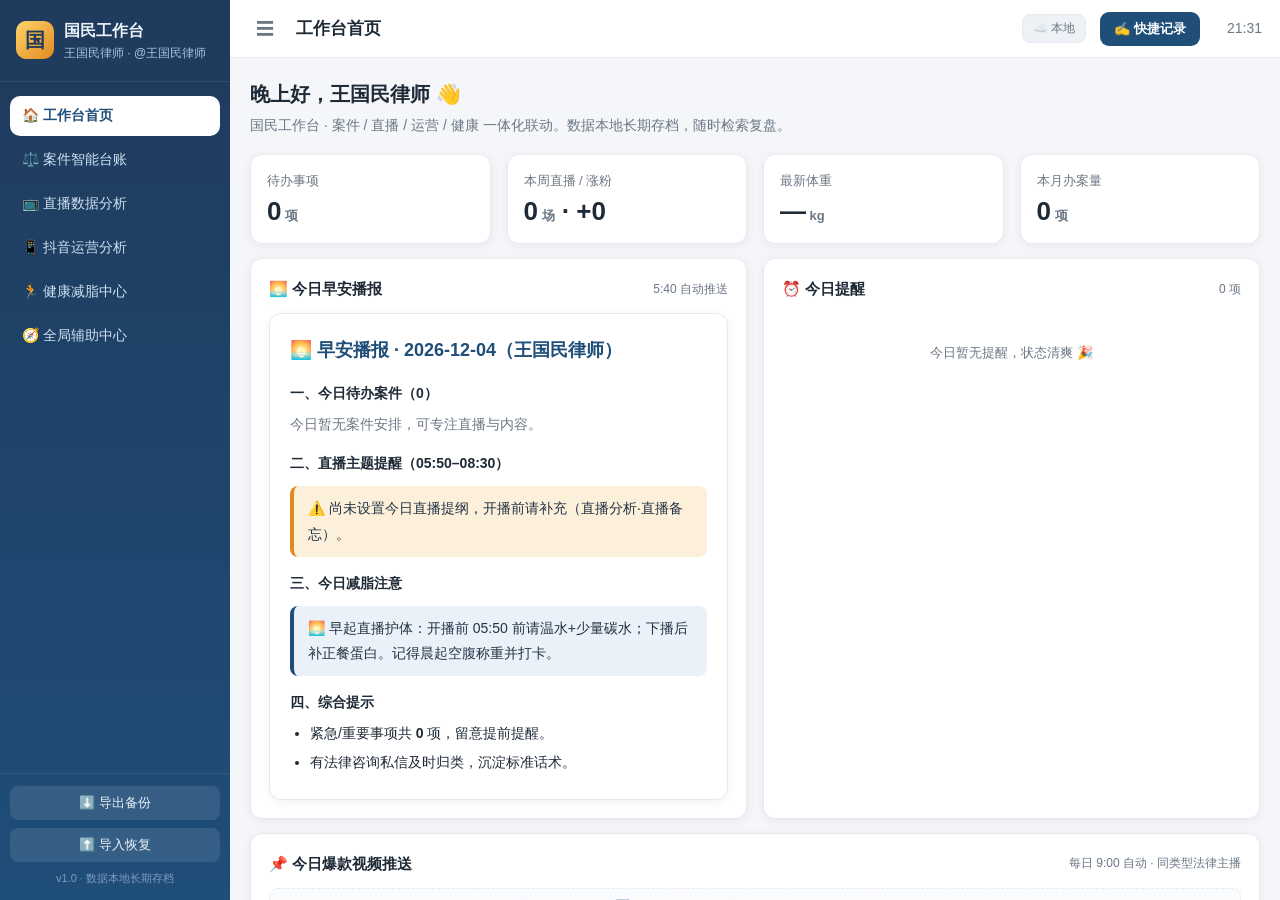
<file: index.html>
<!DOCTYPE html>
<html lang="zh-CN">
<head>
  <meta charset="UTF-8" />
  <meta name="viewport" content="width=device-width, initial-scale=1.0" />
  <meta name="theme-color" content="#1f4e79" />
  <link rel="manifest" href="manifest.json" />
  <link rel="apple-touch-icon" href="icon-192.png" />
  <meta name="apple-mobile-web-app-capable" content="yes" />
  <meta name="apple-mobile-web-app-status-bar-style" content="default" />
  <meta name="apple-mobile-web-app-title" content="国民工作台" />
  <title>国民工作台 · 王国民律师专属AI工作台</title>
  <link rel="stylesheet" href="css/style.css?v=28" />
</head>
<body>
  <div id="app">
    <!-- 侧边导航 -->
    <aside class="sidebar" id="sidebar">
      <div class="brand">
        <div class="brand-logo">国</div>
        <div class="brand-text">
          <div class="brand-name">国民工作台</div>
          <div class="brand-sub" id="brandAccount">王国民律师</div>
        </div>
      </div>
      <nav class="nav" id="nav">
        <button class="nav-item active" data-module="home">🏠 工作台首页</button>
        <button class="nav-item" data-module="cases">⚖️ 案件智能台账</button>
        <button class="nav-item" data-module="live">📺 直播数据分析</button>
        <button class="nav-item" data-module="douyin">📱 抖音运营分析</button>
        <button class="nav-item" data-module="health">🏃 健康减脂中心</button>
        <button class="nav-item" data-module="global">🧭 全局辅助中心</button>
      </nav>
      <div class="sidebar-foot">
        <button class="ghost-btn" id="btnExport">⬇ 导出备份</button>
        <button class="ghost-btn" id="btnImport">⬆ 导入恢复</button>
        <input type="file" id="importFile" accept="application/json" hidden />
        <div class="ver">v1.0 · 数据本地长期存档</div>
      </div>
    </aside>

    <!-- 主区域 -->
    <div class="main">
      <header class="topbar">
        <button class="icon-btn" id="toggleSidebar" title="收起/展开导航">☰</button>
        <div class="topbar-title" id="topbarTitle">工作台首页</div>
        <div class="topbar-right">
          <button class="sync-indicator" id="syncInd" title="云端同步状态">☁ 本地</button>
          <button class="quick-memo" id="btnQuickMemo" title="一句话快速记录">✍ 快捷记录</button>
          <div class="clock" id="clock">--:--</div>
        </div>
      </header>
      <main class="content" id="content"><!-- 模块内容由 JS 渲染 --></main>
    </div>
  </div>

  <!-- 弹窗根 -->
  <div class="modal-mask" id="modalMask" hidden>
    <div class="modal" id="modal">
      <div class="modal-head"><span id="modalTitle">标题</span><button class="modal-close" id="modalClose">✕</button></div>
      <div class="modal-body" id="modalBody"></div>
    </div>
  </div>

  <!-- 提示根 -->
  <div class="toast-wrap" id="toastWrap"></div>

  <!-- 脚本（经典脚本，可直接双击打开 /workspace/index.html 使用） -->
  <script src="js/store.js"></script>
  <script src="js/ui.js"></script>
  <script src="js/sync.js"></script>
  <script src="js/reminders.js"></script>
  <script src="js/modules/cases.js"></script>
  <script src="js/modules/live.js"></script>
  <script src="js/modules/douyin.js"></script>
  <script src="js/modules/health.js"></script>
  <script src="js/modules/global.js"></script>
  <script src="js/app.js"></script>
  <script>
    if ('serviceWorker' in navigator) {
      window.addEventListener('load', function () {
        navigator.serviceWorker.register('sw.js').catch(function (e) { console.warn('SW reg failed:', e); });
      });
    }
  </script>
</body>
</html>
</file>
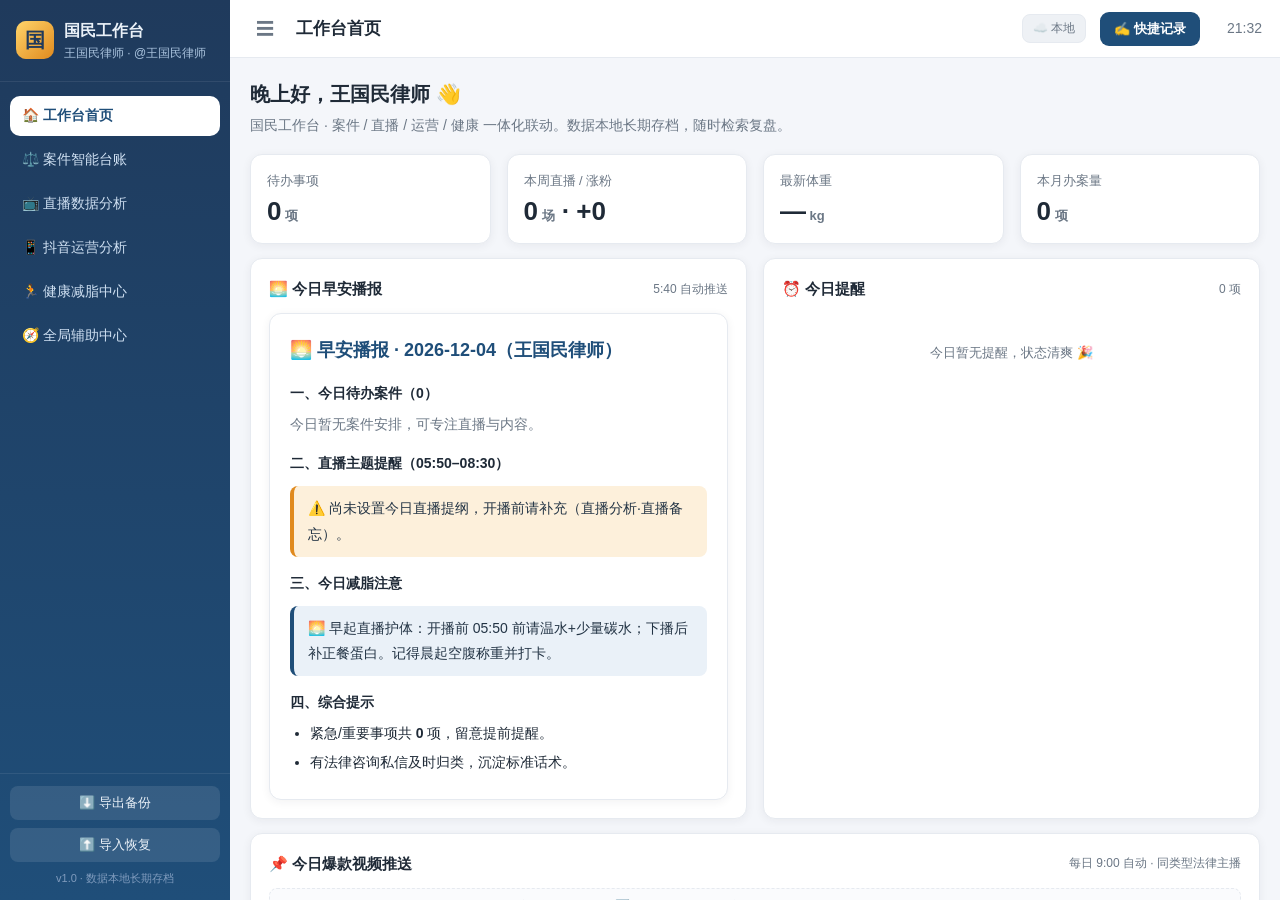
<file: app.html>
<!DOCTYPE html>
<html lang="zh-CN">
<head>
  <meta charset="UTF-8" />
  <meta name="viewport" content="width=device-width, initial-scale=1.0" />
  <meta name="theme-color" content="#1f4e79" />
  <link rel="manifest" href="[data-uri]" />
  <link rel="apple-touch-icon" href="[data-uri]" />
  <meta name="apple-mobile-web-app-capable" content="yes" />
  <meta name="apple-mobile-web-app-status-bar-style" content="default" />
  <meta name="apple-mobile-web-app-title" content="国民工作台" />
  <title>国民工作台 · 王国民律师专属AI工作台</title>
  <style>
:root{
  --bg:#f4f6fa; --panel:#ffffff; --ink:#1f2a37; --sub:#6b7785; --line:#e6eaf0;
  --primary:#1f4e79; --primary-soft:#eaf1f8; --primary2:#2f6fb0;
  --urgent:#e2483a; --warn:#e08a1e; --ok:#2f9e6b; --info:#3a7bd5;
  --shadow:0 2px 10px rgba(31,42,55,.06); --radius:12px;
  --sidebar-w:230px;
}
*{box-sizing:border-box;margin:0;padding:0}
html,body{height:100%}
body{
  font-family:-apple-system,BlinkMacSystemFont,"PingFang SC","Microsoft YaHei","Segoe UI",Roboto,Helvetica,Arial,"Apple Color Emoji","Segoe UI Emoji","Noto Color Emoji",emoji,symbola,sans-serif;
  background:var(--bg);color:var(--ink);font-size:14px;line-height:1.6;-webkit-font-smoothing:antialiased;
}
button{font-family:inherit;cursor:pointer;border:none;background:none;color:inherit}
input,select,textarea{font-family:inherit;font-size:14px;color:var(--ink)}
::-webkit-scrollbar{width:8px;height:8px}::-webkit-scrollbar-thumb{background:#cdd5e0;border-radius:8px}

#app{display:flex;height:100vh;overflow:hidden}

/* 侧边栏 */
.sidebar{width:var(--sidebar-w);background:linear-gradient(180deg,#1f3a5c,#1f4e79);color:#eaf1f8;display:flex;flex-direction:column;flex-shrink:0;transition:width .2s}
.sidebar.collapsed{width:64px}
.sidebar.collapsed .brand-text,.sidebar.collapsed .nav-item span,.sidebar.collapsed .ver,.sidebar.collapsed .ghost-btn{display:none}
.sidebar.collapsed .nav-item{justify-content:center;font-size:18px;padding:12px 0}
.brand{display:flex;align-items:center;gap:10px;padding:18px 16px;border-bottom:1px solid rgba(255,255,255,.08)}
.brand-logo{width:38px;height:38px;border-radius:10px;background:linear-gradient(135deg,#ffd56b,#e08a1e);color:#1f3a5c;font-weight:800;display:flex;align-items:center;justify-content:center;font-size:20px;flex-shrink:0}
.brand-name{font-weight:700;font-size:16px;white-space:nowrap}
.brand-sub{font-size:12px;color:#a9c2dd;white-space:nowrap}
.nav{display:flex;flex-direction:column;gap:4px;padding:14px 10px;flex:1;overflow:auto}
.nav-item{display:flex;align-items:center;gap:10px;padding:11px 12px;border-radius:10px;color:#cfe0f2;font-size:14px;text-align:left;transition:.15s;white-space:nowrap}
.nav-item:hover{background:rgba(255,255,255,.08);color:#fff}
.nav-item.active{background:#fff;color:var(--primary);font-weight:600}
.sidebar-foot{padding:12px 10px;border-top:1px solid rgba(255,255,255,.08);display:flex;flex-direction:column;gap:8px}
.ghost-btn{background:rgba(255,255,255,.1);color:#eaf1f8;padding:8px;border-radius:8px;font-size:13px}
.ghost-btn:hover{background:rgba(255,255,255,.2)}
.ver{font-size:11px;color:#7f9bbd;text-align:center}

/* 主区 */
.main{flex:1;display:flex;flex-direction:column;min-width:0}
.topbar{height:58px;background:var(--panel);border-bottom:1px solid var(--line);display:flex;align-items:center;gap:14px;padding:0 18px;flex-shrink:0}
.icon-btn{font-size:18px;color:var(--sub);padding:6px 8px;border-radius:8px}
.icon-btn:hover{background:var(--bg)}
.topbar-title{font-size:17px;font-weight:700}
.topbar-right{margin-left:auto;display:flex;align-items:center;gap:14px}
.quick-memo{background:var(--primary);color:#fff;padding:8px 14px;border-radius:9px;font-size:13px;font-weight:600}
.quick-memo:hover{background:var(--primary2)}
.clock{font-variant-numeric:tabular-nums;color:var(--sub);font-size:14px;min-width:48px;text-align:right}
.sync-indicator{font-size:12px;padding:5px 10px;border-radius:8px;background:#eef1f5;color:var(--sub);border:1px solid var(--line)}
.sync-indicator.on{background:#e3f5ec;color:var(--ok);border-color:#bfe6cf}
.sync-indicator:hover{background:var(--primary-soft);color:var(--primary)}
.content{flex:1;overflow:auto;padding:20px}

/* 通用卡片/栅格 */
.grid{display:grid;gap:16px}
.grid-2{grid-template-columns:repeat(2,1fr)}
.grid-3{grid-template-columns:repeat(3,1fr)}
.grid-4{grid-template-columns:repeat(4,1fr)}
@media(max-width:1100px){.grid-3,.grid-4{grid-template-columns:repeat(2,1fr)}}
@media(max-width:760px){.grid-2,.grid-3,.grid-4{grid-template-columns:1fr}}
.card{background:var(--panel);border:1px solid var(--line);border-radius:var(--radius);padding:18px;box-shadow:var(--shadow)}
.card h3{font-size:15px;margin-bottom:12px;display:flex;align-items:center;gap:8px}
.card h3 .tag{margin-left:auto;font-size:12px;font-weight:500;color:var(--sub)}
.section-title{font-size:20px;font-weight:700;margin-bottom:4px}
.section-sub{color:var(--sub);margin-bottom:18px}
.row{display:flex;gap:12px;flex-wrap:wrap}
.spacer{flex:1}

/* 统计小卡 */
.stat{background:var(--panel);border:1px solid var(--line);border-radius:var(--radius);padding:16px;box-shadow:var(--shadow)}
.stat .label{color:var(--sub);font-size:13px}
.stat .value{font-size:26px;font-weight:800;margin-top:4px;line-height:1.2}
.stat .value small{font-size:13px;font-weight:600;color:var(--sub)}
.stat .delta{font-size:12px;margin-top:4px}
.delta.up{color:var(--ok)}.delta.down{color:var(--urgent)}.delta.flat{color:var(--sub)}

/* 按钮 */
.btn{background:var(--primary);color:#fff;padding:9px 16px;border-radius:9px;font-weight:600;font-size:14px}
.btn:hover{background:var(--primary2)}
.btn.sec{background:var(--primary-soft);color:var(--primary)}
.btn.sec:hover{background:#dde9f5}
.btn.ghost{background:#fff;border:1px solid var(--line);color:var(--ink)}
.btn.ghost:hover{background:var(--bg)}
.btn.danger{background:#fff;border:1px solid #f3c2bd;color:var(--urgent)}
.btn.sm{padding:5px 10px;font-size:12px;border-radius:7px}
.btn:disabled{opacity:.5;cursor:not-allowed}

/* 表单 */
.field{margin-bottom:12px}
.field label{display:block;font-size:13px;color:var(--sub);margin-bottom:5px}
.input,select.input,textarea.input{width:100%;border:1px solid var(--line);border-radius:9px;padding:9px 11px;background:#fff;outline:none;transition:.15s}
.input:focus,select.input:focus,textarea.input:focus{border-color:var(--primary2);box-shadow:0 0 0 3px var(--primary-soft)}
textarea.input{resize:vertical;min-height:70px}
.form-2{display:grid;grid-template-columns:1fr 1fr;gap:12px}
@media(max-width:620px){.form-2{grid-template-columns:1fr}}

/* 标签/徽章 */
.badge{display:inline-block;padding:2px 9px;border-radius:20px;font-size:12px;font-weight:600;line-height:1.7}
.badge.urgent{background:#fde6e3;color:var(--urgent)}
.badge.warn{background:#fdf0db;color:var(--warn)}
.badge.ok{background:#e3f5ec;color:var(--ok)}
.badge.info{background:#e6eefb;color:var(--info)}
.badge.gray{background:#eef1f5;color:var(--sub)}
.badge.primary{background:var(--primary-soft);color:var(--primary)}
.dot{display:inline-block;width:9px;height:9px;border-radius:50%;margin-right:5px;vertical-align:middle}
.dot.urgent{background:var(--urgent)}.dot.warn{background:var(--warn)}.dot.ok{background:var(--ok)}.dot.info{background:var(--info)}.dot.gray{background:#c2ccd8}

/* 列表/表格 */
.list{display:flex;flex-direction:column;gap:10px}
.list-item{background:#fff;border:1px solid var(--line);border-radius:10px;padding:12px 14px;display:flex;gap:12px;align-items:flex-start}
.list-item:hover{border-color:#cdd9e8}
.list-item .li-main{flex:1;min-width:0}
.list-item .li-title{font-weight:600}
.list-item .li-meta{color:var(--sub);font-size:13px;margin-top:3px}
.table{width:100%;border-collapse:collapse;font-size:13px}
.table th,.table td{padding:9px 10px;text-align:left;border-bottom:1px solid var(--line)}
.table th{color:var(--sub);font-weight:600;background:#fafbfd}
.table tr:hover td{background:#fafbfd}
.empty{color:var(--sub);text-align:center;padding:30px 0;font-size:13px}

/* 标签页 */
.tabs{display:flex;gap:6px;border-bottom:1px solid var(--line);margin-bottom:16px;flex-wrap:wrap}
.tab{padding:9px 14px;color:var(--sub);font-weight:600;border-bottom:2px solid transparent;margin-bottom:-1px}
.tab:hover{color:var(--ink)}
.tab.active{color:var(--primary);border-bottom-color:var(--primary)}

/* 日历 */
.cal{display:grid;grid-template-columns:repeat(7,1fr);gap:6px}
.cal .cal-dow{text-align:center;font-size:12px;color:var(--sub);padding:6px 0;font-weight:600}
.cal .cal-cell{background:#fff;border:1px solid var(--line);border-radius:9px;min-height:84px;padding:6px;font-size:12px;position:relative}
.cal .cal-cell.today{border-color:var(--primary);box-shadow:0 0 0 2px var(--primary-soft)}
.cal .cal-cell.out{opacity:.4}
.cal .cal-num{font-weight:700;margin-bottom:4px}
.cal .cal-ev{font-size:11px;padding:2px 5px;border-radius:5px;margin-bottom:3px;color:#fff;white-space:nowrap;overflow:hidden;text-overflow:ellipsis}
.cal .cal-ev.urgent{background:var(--urgent)}.cal .cal-ev.warn{background:var(--warn)}.cal .cal-ev.info{background:var(--info)}.cal .cal-ev.gray{background:#9aa7b6}
.cal-nav{display:flex;align-items:center;gap:10px;margin-bottom:12px}
.cal-nav .m{font-weight:700;font-size:15px}

/* 提醒列表 */
.remind-item{display:flex;gap:10px;align-items:center;background:#fff;border:1px solid var(--line);border-left:4px solid var(--info);border-radius:9px;padding:10px 12px;margin-bottom:8px}
.remind-item.urgent{border-left-color:var(--urgent)}
.remind-item.warn{border-left-color:var(--warn)}
.remind-item .rm-time{font-variant-numeric:tabular-nums;font-weight:700;min-width:42px}

/* 报告 */
.report{background:#fff;border:1px solid var(--line);border-radius:var(--radius);padding:20px;box-shadow:var(--shadow);line-height:1.8}
.report h2{font-size:18px;margin-bottom:12px;color:var(--primary)}
.report h4{margin:14px 0 6px;font-size:14px}
.report ul{margin:4px 0 4px 20px}
.report li{margin:3px 0}
.callout{background:var(--primary-soft);border-left:4px solid var(--primary);padding:10px 14px;border-radius:8px;margin:10px 0;color:#234}
.callout.warn{background:#fdf0db;border-left-color:var(--warn)}
.callout.urgent{background:#fde6e3;border-left-color:var(--urgent)}

/* 弹窗 */
.modal-mask{position:fixed;inset:0;background:rgba(20,30,45,.45);display:flex;align-items:center;justify-content:center;z-index:1000}
.modal-mask[hidden]{display:none!important}
.modal{background:#fff;border-radius:14px;width:min(640px,94vw);max-height:88vh;overflow:auto;box-shadow:0 20px 60px rgba(0,0,0,.25)}
.modal-head{display:flex;align-items:center;padding:16px 20px;border-bottom:1px solid var(--line);font-weight:700;font-size:16px;position:sticky;top:0;background:#fff}
.modal-close{margin-left:auto;font-size:18px;color:var(--sub);padding:4px 8px;border-radius:8px}
.modal-close:hover{background:var(--bg)}
.modal-body{padding:20px}

/* toast */
.toast-wrap{position:fixed;right:18px;bottom:18px;display:flex;flex-direction:column;gap:10px;z-index:2000}
.toast{background:#1f2a37;color:#fff;padding:11px 16px;border-radius:10px;font-size:13px;box-shadow:0 8px 24px rgba(0,0,0,.25);animation:slidein .2s;max-width:340px}
.toast.ok{background:#1f6b48}.toast.err{background:#a8322a}.toast.warn{background:#a8701a}
@keyframes slidein{from{transform:translateY(10px);opacity:0}to{transform:none;opacity:1}}

/* 进度/迷你 */
.muted{color:var(--sub)}
.hr{height:1px;background:var(--line);margin:16px 0;border:none}
.pill{display:inline-flex;align-items:center;gap:6px;background:var(--primary-soft);color:var(--primary);padding:4px 10px;border-radius:20px;font-size:12px;font-weight:600}
.kpi-row{display:flex;gap:18px;flex-wrap:wrap;margin:10px 0}
.kpi{display:flex;flex-direction:column}
.kpi b{font-size:18px}
.bar{height:8px;background:#eef1f5;border-radius:8px;overflow:hidden;margin-top:4px}
.bar>i{display:block;height:100%;background:var(--primary);border-radius:8px}
.flex{display:flex;align-items:center;gap:8px}
.wrap{display:flex;flex-wrap:wrap;gap:8px}
.nowrap{white-space:nowrap}
.mt{margin-top:14px}.mb{margin-bottom:14px}
.tip{font-size:12px;color:var(--sub);background:#fafbfd;border:1px dashed var(--line);border-radius:8px;padding:8px 10px}

</style>
</head>
<body>
  <div id="app">
    <!-- 侧边导航 -->
    <aside class="sidebar" id="sidebar">
      <div class="brand">
        <div class="brand-logo">国</div>
        <div class="brand-text">
          <div class="brand-name">国民工作台</div>
          <div class="brand-sub" id="brandAccount">王国民律师</div>
        </div>
      </div>
      <nav class="nav" id="nav">
        <button class="nav-item active" data-module="home">🏠 工作台首页</button>
        <button class="nav-item" data-module="cases">⚖️ 案件智能台账</button>
        <button class="nav-item" data-module="live">📺 直播数据分析</button>
        <button class="nav-item" data-module="douyin">📱 抖音运营分析</button>
        <button class="nav-item" data-module="health">🏃 健康减脂中心</button>
        <button class="nav-item" data-module="global">🧭 全局辅助中心</button>
      </nav>
      <div class="sidebar-foot">
        <button class="ghost-btn" id="btnExport">⬇ 导出备份</button>
        <button class="ghost-btn" id="btnImport">⬆ 导入恢复</button>
        <input type="file" id="importFile" accept="application/json" hidden />
        <div class="ver">v1.0 · 数据本地长期存档</div>
      </div>
    </aside>

    <!-- 主区域 -->
    <div class="main">
      <header class="topbar">
        <button class="icon-btn" id="toggleSidebar" title="收起/展开导航">☰</button>
        <div class="topbar-title" id="topbarTitle">工作台首页</div>
        <div class="topbar-right">
          <button class="sync-indicator" id="syncInd" title="云端同步状态">☁ 本地</button>
          <button class="quick-memo" id="btnQuickMemo" title="一句话快速记录">✍ 快捷记录</button>
          <div class="clock" id="clock">--:--</div>
        </div>
      </header>
      <main class="content" id="content"><!-- 模块内容由 JS 渲染 --></main>
    </div>
  </div>

  <!-- 弹窗根 -->
  <div class="modal-mask" id="modalMask" hidden>
    <div class="modal" id="modal">
      <div class="modal-head"><span id="modalTitle">标题</span><button class="modal-close" id="modalClose">✕</button></div>
      <div class="modal-body" id="modalBody"></div>
    </div>
  </div>

  <!-- 提示根 -->
  <div class="toast-wrap" id="toastWrap"></div>

  <!-- 脚本（经典脚本，可直接双击打开 /workspace/index.html 使用） -->
                      
<script>
/* ===== 国民工作台 · 数据层 ===== */
window.App = window.App || {};
(function (App) {
  const KEY = 'guomin_workbench_v1';
  const COLLECTIONS = [
    'settings', 'cases', 'events', 'comms', 'knowledge',
    'live', 'liveQA', 'videos', 'competitors', 'topics', 'dms',
    'health', 'memos', 'reminderLog'
  ];

  let db = null;

  function blank() {
    const o = { _meta: { createdAt: Date.now() } };
    COLLECTIONS.forEach(c => o[c] = []);
    o.settings = [{
      account: '王国民律师', lawyer: '王国民律师',
      liveStart: '05:50', liveEnd: '08:30', morningBrief: '05:40',
      douyin: '@王国民律师', city: '同城'
    }];
    return o;
  }

  function load(force) {
    if (db && !force) return db;
    try {
      const raw = localStorage.getItem(KEY);
      db = raw ? JSON.parse(raw) : blank();
    } catch (e) { db = blank(); }
    COLLECTIONS.forEach(c => { if (!db[c]) db[c] = []; });
    if (!db.settings || !db.settings.length) db.settings = blank().settings;
    seedIfEmpty();
    return db;
  }
  function save() { try { localStorage.setItem(KEY, JSON.stringify(db)); if (window.App && App.sync) App.sync.notifyWrite(); } catch (e) { console.error(e); } }
  function uid() { return Date.now().toString(36) + Math.random().toString(36).slice(2, 7); }

  function get(col) { load(); return db[col] || []; }
  function settings() { return get('settings')[0]; }
  function add(col, obj) {
    load();
    obj.id = obj.id || uid();
    obj.createdAt = obj.createdAt || Date.now();
    db[col].push(obj);
    save(); return obj;
  }
  function update(col, id, patch) {
    load();
    const i = db[col].findIndex(x => x.id === id);
    if (i >= 0) { db[col][i] = Object.assign({}, db[col][i], patch); save(); return db[col][i]; }
    return null;
  }
  function remove(col, id) {
    load();
    db[col] = db[col].filter(x => x.id !== id);
    save();
  }
  function find(col, id) { return get(col).find(x => x.id === id); }

  function exportAll() { load(); return JSON.parse(JSON.stringify(db)); }
  function importAll(obj) {
    load();
    if (!obj || typeof obj !== 'object') throw new Error('文件格式不正确');
    COLLECTIONS.forEach(c => { if (obj[c]) db[c] = obj[c]; });
    if (obj.settings) db.settings = obj.settings;
    save();
  }

  /* 种子：法务知识库（民法典常用法条 + 文书模板） */
  function seedIfEmpty() {
    if (db.knowledge && db.knowledge.length) return;
    const seed = [
      { kind: '法条', title: '民法典·诉讼时效（第188条）', tags: '诉讼时效', body: '向人民法院请求保护民事权利的诉讼时效期间为三年。法律另有规定的，依照其规定。诉讼时效期间自权利人知道或者应当知道权利受到损害以及义务人之日起计算。' },
      { kind: '法条', title: '民法典·违约责任（第577条）', tags: '合同', body: '当事人一方不履行合同义务或者履行合同义务不符合约定的，应当承担继续履行、采取补救措施或者赔偿损失等违约责任。' },
      { kind: '法条', title: '民法典·离婚冷静期（第1077条）', tags: '婚姻', body: '自婚姻登记机关收到离婚登记申请之日起三十日内，任何一方不愿意离婚的，可以向婚姻登记机关撤回离婚登记申请。' },
      { kind: '法条', title: '民法典·侵权责任（第1165条）', tags: '侵权', body: '行为人因过错侵害他人民事权益造成损害的，应当承担侵权责任。依照法律规定推定行为人有过错，其不能证明自己没有过错的，应当承担侵权责任。' },
      { kind: '法条', title: '民法典·继承（第1127条）', tags: '继承', body: '遗产按照下列顺序继承：第一顺序：配偶、子女、父母。第二顺序：兄弟姐妹、祖父母、外祖父母。' },
      { kind: '法条', title: '民法典·赠与撤销（第663条）', tags: '赠与', body: '受赠人有下列情形之一的，赠与人可以撤销赠与：（一）严重侵害赠与人或者赠与人近亲属的合法权益；（二）对赠与人有扶养义务而不履行；（三）不履行赠与合同约定的义务。' },
      { kind: '模板', title: '民事起诉状（框架）', tags: '起诉状', body: '原告：姓名、性别、出生、民族、住址、联系方式。\n被告：……\n诉讼请求：\n1. ……；2. ……；3. 本案诉讼费由被告承担。\n事实与理由：\n……（写明法律关系、争议焦点、依据）。\n此致\n××人民法院\n具状人：\n年 月 日' },
      { kind: '模板', title: '代理词（框架）', tags: '代理词', body: '尊敬的审判长、审判员：\n受××委托，本人发表如下代理意见：\n一、关于事实认定：……\n二、关于法律适用：……\n三、关于责任承担：……\n综上，请支持原告（被告）诉讼请求。\n代理人：\n年 月 日' },
      { kind: '模板', title: '证据清单（框架）', tags: '证据', body: '编号｜证据名称｜来源｜证明目的\n1 ｜……｜……｜证明……\n2 ｜……｜……｜证明……' },
      { kind: '模板', title: '法律咨询记录（话术）', tags: '咨询', body: '1. 您好，我是王国民律师，请先简要说明您遇到的情况。\n2. 关键事实确认：时间、地点、人物、金额、书面凭证。\n3. 初步法律分析 + 证据建议 + 下一步行动。\n4. 收费方式与代理方案说明。' }
    ];
    seed.forEach(s => { s.id = uid(); s.createdAt = Date.now(); db.knowledge.push(s); });
    save();
  }

  App.store = { load, save, get, settings, add, update, remove, find, uid, exportAll, importAll, COLLECTIONS };
})(window.App);

/* ===== 国民工作台 · UI 工具 ===== */
window.App = window.App || {};
(function (App) {
  const ui = {};

  /* ---------- 基础 DOM ---------- */
  ui.q = (sel, root) => (root || document).querySelector(sel);
  ui.qa = (sel, root) => Array.from((root || document).querySelectorAll(sel));
  ui.el = (html) => { const t = document.createElement('template'); t.innerHTML = html.trim(); return t.content.firstElementChild; };
  ui.esc = (s) => String(s == null ? '' : s).replace(/[&<>"]/g, c => ({ '&': '&amp;', '<': '&lt;', '>': '&gt;', '"': '&quot;' }[c]));

  /* ---------- Toast ---------- */
  ui.toast = function (msg, type) {
    const wrap = ui.q('#toastWrap');
    const t = ui.el(`<div class="toast ${type || ''}">${ui.esc(msg)}</div>`);
    wrap.appendChild(t);
    setTimeout(() => { t.style.opacity = '0'; t.style.transform = 'translateY(8px)'; setTimeout(() => t.remove(), 250); }, 2800);
  };

  /* ---------- Modal ---------- */
  ui.modal = function (opts) {
    const mask = ui.q('#modalMask'), title = ui.q('#modalTitle'), body = ui.q('#modalBody');
    title.textContent = opts.title || '提示';
    body.innerHTML = '';
    if (typeof opts.body === 'string') body.innerHTML = opts.body;
    else if (opts.body) body.appendChild(opts.body);
    mask.hidden = false;
    const close = () => { mask.hidden = true; if (opts.onClose) opts.onClose(); };
    ui.q('#modalClose').onclick = close;
    mask.onclick = (e) => { if (e.target === mask) close(); };
    return { close, body };
  };
  ui.confirm = function (message, okText) {
    return new Promise(res => {
      const m = ui.modal({
        title: '请确认',
        body: ui.el(`<div><p style="margin-bottom:16px">${ui.esc(message)}</p>
          <div class="row" style="justify-content:flex-end"><button class="btn ghost" id="cNo">取消</button>
          <button class="btn" id="cYes">${ui.esc(okText || '确定')}</button></div></div>`)
      });
      ui.q('#cNo').onclick = () => { m.close(); res(false); };
      ui.q('#cYes').onclick = () => { m.close(); res(true); };
    });
  };

  /* ---------- 日期工具 ---------- */
  function p2(n) { return (n < 10 ? '0' : '') + n; }
  ui.todayStr = function (d) { d = d || new Date(); return d.getFullYear() + '-' + p2(d.getMonth() + 1) + '-' + p2(d.getDate()); };
  ui.nowISO = function () { return new Date().toISOString(); };
  ui.parseLocal = function (s) { // 'YYYY-MM-DD' 或 'YYYY-MM-DDTHH:mm'
    if (!s) return new Date();
    if (s.length === 10) s += 'T09:00';
    return new Date(s.replace(' ', 'T'));
  };
  ui.fmtDate = function (s) { if (!s) return ''; const d = ui.parseLocal(s); return (d.getMonth() + 1) + '月' + d.getDate() + '日'; };
  ui.fmtDateTime = function (iso) {
    const d = new Date(iso); if (isNaN(d)) return iso || '';
    return ui.todayStr(d) + ' ' + p2(d.getHours()) + ':' + p2(d.getMinutes());
  };
  ui.fmtTime = function (iso) { const d = new Date(iso); return p2(d.getHours()) + ':' + p2(d.getMinutes()); };
  ui.addDays = function (date, n) { const d = new Date(date); d.setDate(d.getDate() + n); return d; };
  ui.diffDays = function (a, b) { return Math.round((ui.parseLocal(ui.todayStr(a)) - ui.parseLocal(ui.todayStr(b))) / 86400000); };
  ui.weekRange = function (ref) { // 返回本周一~周日（含 ref）
    ref = ref || new Date();
    const d = new Date(ref); const day = (d.getDay() + 6) % 7; // 周一=0
    const mon = ui.addDays(d, -day); const sun = ui.addDays(mon, 6);
    return { start: ui.todayStr(mon), end: ui.todayStr(sun), mon, sun };
  };
  ui.monthMatrix = function (year, month) { // month 0-based
    const first = new Date(year, month, 1);
    const startDow = (first.getDay() + 6) % 7; // 周一为首列
    const gridStart = ui.addDays(first, -startDow);
    const cells = [];
    for (let i = 0; i < 42; i++) cells.push(ui.addDays(gridStart, i));
    return cells;
  };

  /* ---------- 等级/徽章 ---------- */
  ui.levelBadge = function (lv) {
    return lv === 'urgent' ? '<span class="badge urgent">紧急</span>'
      : lv === 'warn' ? '<span class="badge warn">重要</span>'
        : '<span class="badge gray">普通</span>';
  };
  ui.leadText = function (m) { return m == 1440 ? '提前1天' : m == 60 ? '提前1小时' : m == 30 ? '提前30分钟' : m ? '提前' + m + '分钟' : '不提醒'; };

  /* ---------- 表单解析 ---------- */
  ui.parseForm = function (root) {
    const out = {};
    ui.qa('[data-field]', root).forEach(inp => {
      const k = inp.getAttribute('data-field');
      const v = inp.type === 'checkbox' ? inp.checked : inp.value;
      out[k] = v;
    });
    return out;
  };
  ui.formFields = function (fields) { // [{field,label,type,value,opts,ph,required}]
    return fields.map(f => {
      const id = 'f_' + f.field;
      let ctrl;
      if (f.type === 'select') {
        const os = (f.options || []).map(o => `<option value="${ui.esc(o.v != null ? o.v : o)}" ${o.v == f.value || o == f.value ? 'selected' : ''}>${ui.esc(o.t != null ? o.t : o)}</option>`).join('');
        ctrl = `<select class="input" id="${id}" data-field="${f.field}">${os}</select>`;
      } else if (f.type === 'textarea') {
        ctrl = `<textarea class="input" id="${id}" data-field="${f.field}" placeholder="${ui.esc(f.ph || '')}">${ui.esc(f.value || '')}</textarea>`;
      } else {
        ctrl = `<input class="input" id="${id}" data-field="${f.field}" type="${f.type || 'text'}" value="${ui.esc(f.value || '')}" placeholder="${ui.esc(f.ph || '')}" ${f.step ? 'step="' + f.step + '"' : ''}>`;
      }
      return `<div class="field"><label>${ui.esc(f.label)}${f.required ? ' <span style="color:var(--urgent)">*</span>' : ''}</label>${ctrl}</div>`;
    }).join('');
  };

  /* ---------- SVG 图表 ---------- */
  function svgNS(tag, attrs) { const e = document.createElementNS('http://www.w3.org/2000/svg', tag); for (const k in attrs) e.setAttribute(k, attrs[k]); return e; }
  ui.lineChart = function (container, cfg) {
    // cfg: {labels:[], series:[{name,color,data:[]}], height, yfmt}
    container.innerHTML = '';
    const W = container.clientWidth || 560, H = cfg.height || 220, padL = 42, padR = 14, padT = 14, padB = 28;
    const labels = cfg.labels, n = labels.length;
    if (!n) { container.innerHTML = '<div class="empty">暂无数据</div>'; return; }
    let max = -Infinity, min = Infinity;
    cfg.series.forEach(s => s.data.forEach(v => { if (v != null) { max = Math.max(max, v); min = Math.min(min, v); } }));
    if (!isFinite(max)) { max = 1; min = 0; }
    if (max === min) { max += 1; min = Math.max(0, min - 1); }
    const range = max - min;
    const x = i => padL + (n === 1 ? (W - padL - padR) / 2 : i * (W - padL - padR) / (n - 1));
    const y = v => padT + (H - padT - padB) * (1 - (v - min) / range);
    const svg = svgNS('svg', { viewBox: `0 0 ${W} ${H}`, width: '100%', height: H });
    // 网格
    for (let g = 0; g <= 4; g++) {
      const gy = padT + (H - padT - padB) * g / 4;
      const val = max - range * g / 4;
      svg.appendChild(svgNS('line', { x1: padL, y1: gy, x2: W - padR, y2: gy, stroke: '#eef1f5' }));
      const t = svgNS('text', { x: 4, y: gy + 3, fill: '#9aa7b6', 'font-size': 10 }); t.textContent = (cfg.yfmt ? cfg.yfmt(val) : Math.round(val)); svg.appendChild(t);
    }
    // x 标签（稀疏）
    const step = Math.ceil(n / 7);
    labels.forEach((lb, i) => { if (i % step === 0 || i === n - 1) { const t = svgNS('text', { x: x(i), y: H - 8, fill: '#9aa7b6', 'font-size': 10, 'text-anchor': 'middle' }); t.textContent = lb; svg.appendChild(t); } });
    // 折线
    cfg.series.forEach(s => {
      let d = '', pts = [];
      s.data.forEach((v, i) => { if (v == null) return; const px = x(i), py = y(v); pts.push([px, py]); d += (d ? ' L' : 'M') + px + ' ' + py; });
      if (d) svg.appendChild(svgNS('path', { d, fill: 'none', stroke: s.color, 'stroke-width': 2.2, 'stroke-linejoin': 'round' }));
      pts.forEach(p => svg.appendChild(svgNS('circle', { cx: p[0], cy: p[1], r: 3, fill: '#fff', stroke: s.color, 'stroke-width': 2 })));
    });
    container.appendChild(svg);
    if (cfg.series.length > 1) {
      const lg = document.createElement('div'); lg.className = 'wrap'; lg.style.marginTop = '6px';
      cfg.series.forEach(s => lg.innerHTML += `<span class="flex" style="font-size:12px;color:var(--sub)"><span class="dot" style="background:${s.color}"></span>${ui.esc(s.name)}</span>`);
      container.appendChild(lg);
    }
  };
  ui.barChart = function (container, cfg) {
    // cfg:{labels:[],data:[],color,height}
    container.innerHTML = '';
    const W = container.clientWidth || 560, H = cfg.height || 200, padL = 38, padR = 10, padT = 12, padB = 26;
    const labels = cfg.labels, n = labels.length;
    if (!n) { container.innerHTML = '<div class="empty">暂无数据</div>'; return; }
    const max = Math.max(1, ...cfg.data);
    const bw = (W - padL - padR) / n * 0.6, gap = (W - padL - padR) / n;
    const svg = svgNS('svg', { viewBox: `0 0 ${W} ${H}`, width: '100%', height: H });
    for (let g = 0; g <= 4; g++) { const gy = padT + (H - padT - padB) * g / 4; const val = max - max * g / 4; svg.appendChild(svgNS('line', { x1: padL, y1: gy, x2: W - padR, y2: gy, stroke: '#eef1f5' })); const t = svgNS('text', { x: 4, y: gy + 3, fill: '#9aa7b6', 'font-size': 10 }); t.textContent = Math.round(val); svg.appendChild(t); }
    labels.forEach((lb, i) => {
      const v = cfg.data[i] || 0; const bx = padL + gap * i + (gap - bw) / 2; const bh = (H - padT - padB) * v / max; const by = H - padB - bh;
      svg.appendChild(svgNS('rect', { x: bx, y: by, width: bw, height: bh, rx: 4, fill: cfg.color || '#2f6fb0' }));
      const vt = svgNS('text', { x: bx + bw / 2, y: by - 4, fill: '#6b7785', 'font-size': 10, 'text-anchor': 'middle' }); vt.textContent = (cfg.vfmt ? cfg.vfmt(v) : v); svg.appendChild(vt);
      const t = svgNS('text', { x: padL + gap * i + gap / 2, y: H - 8, fill: '#9aa7b6', 'font-size': 10, 'text-anchor': 'middle' }); t.textContent = lb; svg.appendChild(t);
    });
    container.appendChild(svg);
  };

  /* ---------- 通用导入向导（CSV/JSON 解析 + 自动映射 + 预览） ---------- */
  ui.normDate = function (v) {
    if (v == null || v === '') return '';
    let s = String(v).trim().replace(/\//g, '-');
    if (/^\d{10,13}$/.test(s)) { const n = Number(s); const d = new Date(n > 1e12 ? n : n * 1000); return isNaN(d) ? '' : ui.todayStr(d); }
    if (s.indexOf(' ') >= 0 || s.indexOf('T') >= 0) s = s.split(/[ T]/)[0];
    const m = s.match(/(\d{4})-(\d{1,2})-(\d{1,2})/);
    if (m) { const d = new Date(Number(m[1]), Number(m[2]) - 1, Number(m[3])); return isNaN(d) ? '' : ui.todayStr(d); }
    const d = new Date(s); return isNaN(d) ? '' : ui.todayStr(d);
  };
  ui.importWizard = function (opts) {
    const fields = opts.fields; // [{key,label,kws:[]}]
    const keys = fields.map(f => f.key);
    const normHeader = h => String(h).toLowerCase().replace(/\s+/g, '');
    function autoMap(headers) {
      const assigned = {}, map = {};
      keys.forEach(k => {
        const kws = (fields.find(f => f.key === k).kws) || [];
        const hit = headers.find(h => !assigned[h] && kws.some(kw => { const n = normHeader(kw), m = normHeader(h); return m.indexOf(n) >= 0 || n.indexOf(m) >= 0; }));
        if (hit) { map[k] = hit; assigned[hit] = true; }
      });
      return map;
    }
    function parseCSV(text) {
      const rows = []; let i = 0, field = '', row = [], inQ = false;
      while (i < text.length) {
        const c = text[i];
        if (inQ) { if (c === '"') { if (text[i + 1] === '"') { field += '"'; i++; } else inQ = false; } else field += c; }
        else { if (c === '"') inQ = true; else if (c === ',') { row.push(field); field = ''; } else if (c === '\n') { row.push(field); rows.push(row); row = []; field = ''; } else if (c !== '\r') field += c; }
        i++;
      }
      if (field.length || row.length) { row.push(field); rows.push(row); }
      const ne = rows.filter(r => r.some(c => c.trim() !== ''));
      if (!ne.length) return { headers: [], rows: [] };
      const headers = ne[0].map(h => h.trim());
      const data = ne.slice(1).map(r => { const o = {}; headers.forEach((h, idx) => o[h] = (r[idx] != null ? r[idx] : '').trim()); return o; });
      return { headers, rows: data };
    }
    function parseFile(content, name) {
      const t = (content || '').trim();
      if ((name && /\.json$/i.test(name)) || t[0] === '[' || t[0] === '{') {
        try {
          const j = JSON.parse(t);
          let arr = Array.isArray(j) ? j : (j.data && Array.isArray(j.data) ? j.data : null);
          if (!arr) { const maybe = Object.values(j).find(v => Array.isArray(v)); arr = maybe || [j]; }
          const headers = []; arr.slice(0, 300).forEach(o => Object.keys(o).forEach(k => { if (!headers.includes(k)) headers.push(k); }));
          const rows = arr.map(o => { const r = {}; headers.forEach(h => r[h] = o[h] != null ? String(o[h]) : ''); return r; });
          return { headers, rows };
        } catch (e) { /* 退化为 CSV */ }
      }
      return parseCSV(t);
    }
    const { headers, rows } = parseFile(opts.content, opts.name);
    if (!rows.length) { ui.toast('未解析到数据行', 'err'); return; }
    const map = autoMap(headers);
    const optsHTML = sel => `<option value="">— 忽略 —</option>` + headers.map(h => `<option value="${ui.esc(h)}" ${map[sel] === h ? 'selected' : ''}>${ui.esc(h)}</option>`).join('');
    const body = ui.el(`<div>
      <p class="muted" style="margin-bottom:10px">共解析 ${rows.length} 行、${headers.length} 列。请映射字段（已自动识别，可手动调整）：</p>
      <div class="grid grid-2">${fields.map(f => `<div class="field"><label>${ui.esc(f.label)} ${opts.requireDate && f.key === 'date' ? '<span style="color:var(--urgent)">*</span>' : ''}</label><select class="input" data-map="${f.key}">${optsHTML(f.key)}</select></div>`).join('')}</div>
      <h4 style="margin:14px 0 6px">预览（前 3 行）</h4>
      <div id="prevBox" style="max-height:210px;overflow:auto"></div>
      <div class="row mt" style="justify-content:flex-end"><button class="btn" id="doImp">确认导入 ${rows.length} 行</button></div>
    </div>`);
    const mod = ui.modal({ title: '导入数据 · 字段映射', body });
    const prev = () => {
      const m = {}; fields.forEach(f => m[f.key] = ui.q(`[data-map="${f.key}"]`, body).value);
      const lines = rows.slice(0, 3).map(r => { const o = {}; fields.forEach(f => { if (m[f.key]) o[f.key] = r[m[f.key]]; }); return o; });
      ui.q('#prevBox', body).innerHTML = '<table class="table"><thead><tr>' + fields.map(f => `<th>${ui.esc(f.label)}</th>`).join('') + '</tr></thead><tbody>' + lines.map(o => `<tr>${fields.map(f => `<td>${ui.esc(o[f.key] || '')}</td>`).join('')}</tr>`).join('') + '</tbody></table>';
    };
    fields.forEach(f => ui.q(`[data-map="${f.key}"]`, body).onchange = prev);
    prev();
    ui.q('#doImp', body).onclick = () => {
      const m = {}; fields.forEach(f => m[f.key] = ui.q(`[data-map="${f.key}"]`, body).value);
      if (opts.requireDate && !m.date) { ui.toast('请先映射「日期」列', 'err'); return; }
      rows.forEach(r => { const rec = {}; fields.forEach(f => rec[f.key] = m[f.key] ? r[m[f.key]] : ''); opts.onRow(rec); });
      mod.close(); ui.toast(`导入完成：${rows.length} 行`, 'ok'); if (opts.after) opts.after();
    };
  };
  ui.downloadCsvTemplate = function (headers, sample, filename) {
    const csv = '﻿' + headers.join(',') + '\n' + (sample ? sample.join(',') + '\n' : '');
    const a = document.createElement('a');
    a.href = URL.createObjectURL(new Blob([csv], { type: 'text/csv;charset=utf-8' }));
    a.download = filename || '导入模板.csv'; a.click();
    ui.toast('模板已下载', 'ok');
  };

  App.ui = ui;
})(window.App);

/* ===== 国民工作台 · 云端同步层（GitHub 仓库版） =====
 * 设计：本地优先（localStorage 即时响应）+ 写后异步上云 + 打开时拉取云端
 * 单人两设备同步：A 设备写入 → 上云；B 设备打开/刷新 → 拉取覆盖本地
 * 配置：在「全局辅助中心 → 云端留存」填入 GitHub Token + 用户名 + 仓库名即可启用
 * 原理：用 GitHub 仓库里的 cloud-data.json 当云端数据库，一个 Token 全搞定
 */
window.App = window.App || {};
(function (App) {
  const SYNC = {};
  const LKEY = 'guomin_workbench_v1';          // 本地数据
  const CKEY = 'guomin_sync_config_v1';         // 云端配置
  const FILE = 'cloud-data.json';               // 云端数据文件名

  SYNC.getConfig = function () {
    try { return JSON.parse(localStorage.getItem(CKEY)) || {}; } catch (e) { return {}; }
  };
  SYNC.setConfig = function (cfg) { localStorage.setItem(CKEY, JSON.stringify(cfg)); };
  SYNC.enabled = function () { const c = SYNC.getConfig(); return !!(c.token && c.owner && c.repo); };

  function apiBase(cfg) { return 'https://api.github.com/repos/' + cfg.owner + '/' + cfg.repo + '/contents/' + FILE; }
  function headers(cfg) { return { 'Authorization': 'token ' + cfg.token, 'Accept': 'application/vnd.github.v3+json', 'Content-Type': 'application/json' }; }

  // 拉取云端数据
  SYNC.pull = function () {
    const cfg = SYNC.getConfig(); if (!SYNC.enabled()) return Promise.resolve({ ok: false, reason: 'no-config' });
    return fetch(apiBase(cfg) + '?ref=main', { method: 'GET', headers: headers(cfg) })
      .then(r => {
        if (r.status === 404) return { ok: true, data: null, sha: null };  // 云端还没数据
        if (!r.ok) return Promise.reject(new Error('HTTP ' + r.status));
        return r.json();
      })
      .then(j => {
        if (!j) return { ok: true, data: null, sha: null };
        const sha = j.sha || null;
        if (!j.content) return { ok: true, data: null, sha };
        const raw = j.content.replace(/\n/g, '');
        try { const data = JSON.parse(atob(raw)); return { ok: true, data, sha }; }
        catch (e) { return { ok: false, reason: 'parse error' }; }
      })
      .catch(e => ({ ok: false, reason: e.message }));
  };

  // 推送本地数据到云端
  SYNC.push = function (data, sha) {
    const cfg = SYNC.getConfig(); if (!SYNC.enabled()) return Promise.resolve({ ok: false, reason: 'no-config' });
    const content = btoa(unescape(encodeURIComponent(JSON.stringify(data))));
    const body = { message: 'sync ' + new Date().toISOString(), content };
    if (sha) body.sha = sha;
    return fetch(apiBase(cfg), { method: 'PUT', headers: headers(cfg), body: JSON.stringify(body) })
      .then(r => r.ok ? r.json() : Promise.reject(new Error('HTTP ' + r.status)))
      .then(j => ({ ok: true, sha: j.content ? j.content.sha : sha }))
      .catch(e => ({ ok: false, reason: e.message }));
  };

  // 合并云端数据到本地
  SYNC.mergeTo = function (cloud) {
    if (!cloud || typeof cloud !== 'object') return false;
    const local = App.store.exportAll();
    const localT = (local._meta && local._meta.syncedAt) || 0;
    const cloudT = (cloud._meta && cloud._meta.syncedAt) || 0;
    if (cloudT > localT) {
      const savedCfg = SYNC.getConfig();
      localStorage.setItem(LKEY, JSON.stringify(cloud));
      SYNC.setConfig(savedCfg);
      return true;
    }
    return false;
  };

  // 完整同步
  let lastSha = null;
  SYNC.sync = function () {
    if (!SYNC.enabled()) return Promise.resolve({ ok: false, reason: 'no-config' });
    return SYNC.pull().then(res => {
      if (res.ok && res.data) { const changed = SYNC.mergeTo(res.data); if (changed) App.store.load(true); }
      if (res.sha) lastSha = res.sha;
      const data = App.store.exportAll();
      data._meta = data._meta || {};
      data._meta.syncedAt = Date.now();
      localStorage.setItem(LKEY, JSON.stringify(data));
      return SYNC.push(data, lastSha);
    }).then(r => { if (r.ok && r.sha) lastSha = r.sha; return r; });
  };

  // 自动同步（节流 3 秒）
  let timer = null;
  SYNC.notifyWrite = function () {
    if (!SYNC.enabled()) return;
    clearTimeout(timer);
    timer = setTimeout(() => {
      SYNC.sync().then(r => {
        if (r.ok) App.ui.toast('☁ 已同步到云端', 'ok');
        else if (r.reason !== 'no-config') App.ui.toast('☁ 同步失败：' + r.reason, 'err');
      });
    }, 3000);
  };

  App.sync = SYNC;
})(window.App);

/* ===== 国民工作台 · 定时提醒引擎 ===== */
window.App = window.App || {};
(function (App) {
  const R = {};
  let perm = false;

  R.ensurePerm = function () {
    if (!('Notification' in window)) return;
    if (Notification.permission === 'default') { try { Notification.requestPermission().then(p => perm = (p === 'granted')); } catch (e) { Notification.requestPermission(p => perm = (p === 'granted')); } }
    else perm = Notification.permission === 'granted';
  };

  function fire(title, body) {
    App.ui.toast('🔔 ' + title, 'warn');
    if (perm) { try { new Notification('国民工作台 · ' + title, { body: body || '' }); } catch (e) {} }
  }
  R.fire = fire;

  // 计算某事件的提醒触发时刻 ISO
  function remindAt(ev) {
    const base = App.ui.parseLocal(ev.datetime);
    const lead = Number(ev.lead) || 0;
    return new Date(base.getTime() - lead * 60000).toISOString();
  }

  // 今日/明日即将到来的提醒
  R.upcoming = function (days) {
    days = days || 2;
    const now = new Date();
    const list = App.store.get('events').map(ev => {
      const at = App.ui.parseLocal(ev.datetime);
      return { ev, at, remind: App.ui.parseLocal(remindAt(ev)), lead: Number(ev.lead) || 0 };
    }).filter(x => !x.ev.done && x.at >= App.ui.parseLocal(App.ui.todayStr()) )
      .sort((a, b) => a.at - b.at);
    return list;
  };

  // 检查并触发（当页面打开时运行）
  R.check = function () {
    const now = Date.now();
    const log = App.store.get('reminderLog');
    const today = App.ui.todayStr();
    App.store.get('events').forEach(ev => {
      if (ev.done || !ev.lead) return;
      const ra = remindAt(ev);
      const diff = now - new Date(ra).getTime();
      // 触发窗口：提醒时刻前0 ~ 后10分钟内
      if (diff >= -1000 && diff <= 10 * 60000) {
        const key = today + '|' + ev.id;
        if (!log.some(l => l.key === key)) {
          fire('⏰ ' + (ev.title || ev.category), (ev.client ? '当事人：' + ev.client + '\n' : '') + '时间：' + App.ui.fmtDateTime(ev.datetime) + '（' + App.ui.leadText(ev.lead) + '）');
          App.store.add('reminderLog', { key, refId: ev.id, fireAt: App.ui.nowISO() });
        }
      }
      // 诉讼时效/期限已过但未办：红色警告
      if (now > new Date(ev.datetime).getTime() && (ev.level === 'urgent')) {
        const key = 'over|' + today + '|' + ev.id;
        if (!log.some(l => l.key === key)) {
          fire('⚠ 期限已过：' + (ev.title || ev.category), '请立即处理，避免错过诉讼时效/举证期！');
          App.store.add('reminderLog', { key, refId: ev.id, fireAt: App.ui.nowISO() });
        }
      }
    });

    // 每日 9:00 自动推送同类型法律主播爆款（首页 + 弹窗）
    const d = new Date();
    if (d.getHours() === 9 && d.getMinutes() < 1) {
      const key = 'hotpush|' + today;
      if (!log.some(l => l.key === key)) {
        const dy = App.modules.douyin;
        if (dy && dy.ensureDailyHot) {
          const hot = dy.ensureDailyHot(today);
          const titles = hot.slice(0, 5).map((c, i) => (i + 1) + '. ' + (c.title || '') + '（' + (c.author || '') + '）').join('\n');
          fire('📌 今日爆款视频推送（9:00）', titles || '今日暂无');
          App.store.add('reminderLog', { key, fireAt: App.ui.nowISO() });
        }
      }
    }
  };

  R.start = function () {
    R.ensurePerm();
    R.check();
    setInterval(R.check, 30000);
  };

  App.reminders = R;
})(window.App);

/* ===== 模块一：律师案件智能台账 ===== */
window.App = window.App || {};
(function (App) {
  const store = App.store, ui = App.ui;
  const CATS = ['开庭安排', '当事人咨询约谈', '文书起草', '立案进度', '法院送达日期', '上诉期限', '执行节点', '律所行政事务'];
  const m = { tab: 'entry', calYear: 0, calMonth: 0, selDay: '', caseSearch: '', knowSearch: '', root: null };

  function ensureCase(client) {
    if (!client) return null;
    let c = store.get('cases').find(x => x.client === client);
    if (!c) c = store.add('cases', { client, type: '民事', status: '进行中', feeTotal: 0, feePaid: 0, openedAt: ui.todayStr() });
    return c;
  }
  function defaultDT() { return ui.todayStr() + 'T09:00'; }

  function paint() {
    const r = m.root;
    r.innerHTML = `
      <div class="section-title">⚖️ 案件智能台账</div>
      <div class="section-sub">立案、开庭、上诉期限、执行节点全程可视，诉讼时效与举证期主动提醒，每案独立卷宗。</div>
      <div class="tabs">
        <button class="tab ${m.tab === 'entry' ? 'active' : ''}" data-t="entry">＋ 事项录入</button>
        <button class="tab ${m.tab === 'cal' ? 'active' : ''}" data-t="cal">📅 可视化日历</button>
        <button class="tab ${m.tab === 'cases' ? 'active' : ''}" data-t="cases">📁 案件卷宗</button>
        <button class="tab ${m.tab === 'review' ? 'active' : ''}" data-t="review">📝 每周复盘</button>
        <button class="tab ${m.tab === 'know' ? 'active' : ''}" data-t="know">📚 法务知识库</button>
      </div>
      <div id="caseTab"></div>`;
    ui.qa('.tab', r).forEach(b => b.onclick = () => { m.tab = b.dataset.t; paint(); });
    const tab = ui.q('#caseTab', r);
    if (m.tab === 'entry') tabEntry(tab);
    else if (m.tab === 'cal') tabCalendar(tab);
    else if (m.tab === 'cases') tabCases(tab);
    else if (m.tab === 'review') tabReview(tab);
    else if (m.tab === 'know') tabKnow(tab);
  }

  /* ---- 录入 ---- */
  function tabEntry(tab) {
    tab.innerHTML = `<div class="grid grid-2">
      <div class="card">
        <h3>新增案件事项</h3>
        <form id="evForm">
          ${ui.formFields([
            { field: 'category', label: '事项类目', type: 'select', required: true, options: CATS.map(c => ({ v: c, t: c })) },
            { field: 'client', label: '关联当事人', type: 'text', ph: '首次录入将自动建立案件档案', required: true },
            { field: 'title', label: '事项标题', type: 'text', ph: '如：离婚纠纷一审开庭', required: true },
            { field: 'datetime', label: '时间', type: 'datetime-local', value: defaultDT(), required: true },
            { field: 'level', label: '紧急/重要等级', type: 'select', options: [{ v: 'urgent', t: '紧急（涉期限/诉权）' }, { v: 'warn', t: '重要' }, { v: 'normal', t: '普通' }] },
            { field: 'lead', label: '提前提醒', type: 'select', options: [{ v: 1440, t: '提前1天' }, { v: 60, t: '提前1小时' }, { v: 30, t: '提前30分钟' }, { v: 0, t: '不提醒' }] },
          ])}
          <div class="field"><label>备注 / 要点</label><textarea class="input" data-field="note" placeholder="开庭地点、案号、举证要求等"></textarea></div>
          <div class="row" style="justify-content:flex-end">
            <button type="button" class="btn sec" id="evReset">清空</button>
            <button type="submit" class="btn">保存事项</button>
          </div>
        </form>
        <div class="tip mt">提示：涉及诉讼时效、上诉期限、举证期的，请把等级设成「紧急」并开启提前提醒，系统会在到期前主动弹窗+系统通知，避免错过。</div>
      </div>
      <div class="card">
        <h3>近期待办 <span class="tag">${store.get('events').filter(e => !e.done).length} 项</span></h3>
        <div id="evRecent"></div>
      </div>
    </div>`;
    const form = ui.q('#evForm', tab);
    form.onsubmit = (e) => {
      e.preventDefault();
      const d = ui.parseForm(form);
      if (!d.client || !d.title || !d.datetime) return ui.toast('请填写当事人、标题与时间', 'err');
      ensureCase(d.client);
      store.add('events', { category: d.category, client: d.client, title: d.title, datetime: d.datetime, level: d.level || 'normal', lead: Number(d.lead) || 0, note: d.note || '', done: false });
      ui.toast('已保存：' + d.title, 'ok');
      form.reset(); ui.q('[data-field="datetime"]', form).value = defaultDT();
      renderRecent(ui.q('#evRecent', tab));
    };
    ui.q('#evReset', tab).onclick = () => { form.reset(); ui.q('[data-field="datetime"]', form).value = defaultDT(); };
    renderRecent(ui.q('#evRecent', tab));
  }
  function renderRecent(box) {
    const evs = store.get('events').filter(e => !e.done).sort((a, b) => new Date(a.datetime) - new Date(b.datetime)).slice(0, 12);
    if (!evs.length) { box.innerHTML = '<div class="empty">暂无待办，去左侧录入吧</div>'; return; }
    box.innerHTML = '<div class="list">' + evs.map(e => `<div class="list-item">
      <span class="dot ${e.level === 'urgent' ? 'urgent' : e.level === 'warn' ? 'warn' : 'gray'}"></span>
      <div class="li-main"><div class="li-title">${ui.esc(e.title)}</div>
      <div class="li-meta">${ui.esc(e.category)} · ${ui.esc(e.client)} · ${ui.fmtDateTime(e.datetime)} ${e.lead ? '· ' + ui.leadText(e.lead) : ''}</div></div>
    </div>`).join('') + '</div>';
  }

  /* ---- 日历 ---- */
  function tabCalendar(tab) {
    const now = new Date();
    if (!m.calYear) { m.calYear = now.getFullYear(); m.calMonth = now.getMonth(); }
    if (!m.selDay) m.selDay = ui.todayStr();
    const cells = ui.monthMatrix(m.calYear, m.calMonth);
    const evs = store.get('events');
    const byDay = {};
    evs.forEach(e => { const k = ui.todayStr(ui.parseLocal(e.datetime)); (byDay[k] = byDay[k] || []).push(e); });
    const dows = ['一', '二', '三', '四', '五', '六', '日'];
    const calHtml = cells.map(d => {
      const k = ui.todayStr(d); const inM = d.getMonth() === m.calMonth;
      const dayEvs = (byDay[k] || []).slice(0, 3);
      return `<div class="cal-cell ${inM ? '' : 'out'} ${k === ui.todayStr() ? 'today' : ''}" data-day="${k}">
        <div class="cal-num">${d.getDate()}</div>
        ${dayEvs.map(e => `<div class="cal-ev ${e.level === 'urgent' ? 'urgent' : e.level === 'warn' ? 'warn' : e.level === 'normal' ? 'gray' : 'info'} ${e.done ? '' : ''}" style="${e.done ? 'opacity:.45;text-decoration:line-through' : ''}">${ui.esc(e.title.slice(0, 8))}</div>`).join('')}
        ${(byDay[k] || []).length > 3 ? `<div class="cal-num" style="font-weight:400;color:var(--sub)">+${byDay[k].length - 3}</div>` : ''}
      </div>`;
    }).join('');
    tab.innerHTML = `<div class="card">
      <div class="cal-nav"><button class="btn ghost sm" id="prevM">‹</button>
        <span class="m">${m.calYear}年 ${m.calMonth + 1}月</span>
        <button class="btn ghost sm" id="nextM">›</button>
        <span class="spacer"></span>
        <span class="wrap"><span class="flex"><span class="dot urgent"></span>紧急</span><span class="flex"><span class="dot warn"></span>重要</span><span class="flex"><span class="dot gray"></span>普通</span></span>
      </div>
      <div class="cal">${dows.map(d => `<div class="cal-dow">${d}</div>`).join('')}${calHtml}</div>
      <hr class="hr"/>
      <div id="dayPanel"></div>
    </div>`;
    ui.q('#prevM', tab).onclick = () => { m.calMonth--; if (m.calMonth < 0) { m.calMonth = 11; m.calYear--; } paint(); };
    ui.q('#nextM', tab).onclick = () => { m.calMonth++; if (m.calMonth > 11) { m.calMonth = 0; m.calYear++; } paint(); };
    ui.qa('.cal-cell', tab).forEach(c => c.onclick = () => { m.selDay = c.dataset.day; renderDay(ui.q('#dayPanel', tab)); });
    renderDay(ui.q('#dayPanel', tab));
  }
  function renderDay(panel) {
    const evs = store.get('events').filter(e => ui.todayStr(ui.parseLocal(e.datetime)) === m.selDay).sort((a, b) => new Date(a.datetime) - new Date(b.datetime));
    panel.innerHTML = `<h3 style="margin:6px 0 10px">${m.selDay.replace(/-/g, ' / ')} 当日事项 <span class="tag">${evs.length} 项</span></h3>` +
      (evs.length ? '<div class="list">' + evs.map(e => `<div class="list-item">
        <span class="dot ${e.level === 'urgent' ? 'urgent' : e.level === 'warn' ? 'warn' : 'gray'}"></span>
        <div class="li-main"><div class="li-title" style="${e.done ? 'text-decoration:line-through;color:var(--sub)' : ''}">${ui.esc(e.title)} ${ui.levelBadge(e.level)}</div>
        <div class="li-meta">${ui.esc(e.category)} · ${ui.esc(e.client)} · ${ui.fmtTime(e.datetime)} ${e.lead ? '· ' + ui.leadText(e.lead) : ''}</div>
        ${e.note ? `<div class="li-meta">📝 ${ui.esc(e.note)}</div>` : ''}</div>
        <div class="row"><button class="btn ghost sm" data-act="done" data-id="${e.id}">${e.done ? '↺ 恢复' : '✓ 办结'}</button>
        <button class="btn ghost sm" data-act="edit" data-id="${e.id}">编辑</button>
        <button class="btn danger sm" data-act="del" data-id="${e.id}">删除</button></div>
      </div>`).join('') + '</div>'
        : '<div class="empty">当日暂无事项</div>');
    ui.qa('[data-act]', panel).forEach(b => b.onclick = () => {
      const ev = store.find('events', b.dataset.id); if (!ev) return;
      const act = b.dataset.act;
      if (act === 'done') { store.update('events', ev.id, { done: !ev.done }); ui.toast(ev.done ? '已恢复为待办' : '已办结 ✓'); tabCalendar(m.root); }
      else if (act === 'del') { store.remove('events', ev.id); ui.toast('已删除'); tabCalendar(m.root); }
      else if (act === 'edit') editEvent(ev);
    });
  }
  function editEvent(ev) {
    const f = ui.el(`<div><form id="ef">
      ${ui.formFields([
        { field: 'title', label: '标题', type: 'text', value: ev.title },
        { field: 'datetime', label: '时间', type: 'datetime-local', value: ev.datetime },
        { field: 'level', label: '等级', type: 'select', value: ev.level, options: [{ v: 'urgent', t: '紧急' }, { v: 'warn', t: '重要' }, { v: 'normal', t: '普通' }] },
        { field: 'lead', label: '提前提醒', type: 'select', value: ev.lead, options: [{ v: 1440, t: '提前1天' }, { v: 60, t: '提前1小时' }, { v: 30, t: '提前30分钟' }, { v: 0, t: '不提醒' }] },
      ])}
      <div class="field"><label>备注</label><textarea class="input" data-field="note">${ui.esc(ev.note || '')}</textarea></div>
      <div class="row" style="justify-content:flex-end"><button class="btn" type="submit">保存</button></div>
    </form></div>`);
    const mod = ui.modal({ title: '编辑事项', body: f });
    ui.q('#ef', f).onsubmit = (e) => { e.preventDefault(); store.update('events', ev.id, ui.parseForm(f)); mod.close(); ui.toast('已更新'); tabCalendar(m.root); };
  }

  /* ---- 案件卷宗 ---- */
  function tabCases(tab) {
    const all = store.get('cases');
    tab.innerHTML = `<div class="card">
      <div class="row mb"><input class="input" id="cs" placeholder="检索当事人 / 案由" value="${ui.esc(m.caseSearch)}" style="max-width:320px"/>
        <span class="spacer"></span><span class="muted">共 ${all.length} 个案件档案</span></div>
      <div id="caseList"></div></div>`;
    const render = () => {
      const kw = m.caseSearch.trim();
      const list = all.filter(c => !kw || c.client.includes(kw) || (c.type || '').includes(kw));
      if (!list.length) { ui.q('#caseList', tab).innerHTML = '<div class="empty">暂无案件，录入事项时自动建档</div>'; return; }
      ui.q('#caseList', tab).innerHTML = '<div class="list">' + list.map(c => {
        const comms = store.get('comms').filter(x => x.caseId === c.id);
        return `<div class="list-item">
          <div class="li-main"><div class="li-title">${ui.esc(c.client)} <span class="badge primary">${ui.esc(c.type || '民事')}</span> <span class="badge ${c.status === '已结案' ? 'ok' : 'info'}">${ui.esc(c.status || '进行中')}</span></div>
          <div class="li-meta">建档：${c.openedAt || '-'} · 收费 ${c.feePaid || 0}/${c.feeTotal || 0} 元 · 沟通记录 ${comms.length} 条</div></div>
          <div class="row">
            <button class="btn ghost sm" data-act="add" data-id="${c.id}">+沟通/收费</button>
            <button class="btn ghost sm" data-act="view" data-id="${c.id}">查看卷宗</button>
            <button class="btn danger sm" data-act="del" data-id="${c.id}">删除</button>
          </div></div>`;
      }).join('') + '</div>';
      ui.qa('[data-act]', ui.q('#caseList', tab)).forEach(b => b.onclick = () => {
        const c = store.find('cases', b.dataset.id); if (!c) return;
        const act = b.dataset.act;
        if (act === 'del') store.remove('cases', c.id), ui.toast('已删除案件'), render();
        else if (act === 'add') addComm(c, render);
        else if (act === 'view') viewCase(c);
      });
    };
    ui.q('#cs', tab).oninput = (e) => { m.caseSearch = e.target.value; render(); };
    render();
  }
  function addComm(c, after) {
    const f = ui.el(`<div><form id="cf">
      ${ui.formFields([
        { field: 'ctype', label: '记录类型', type: 'select', options: [{ v: '沟通话术', t: '沟通话术' }, { v: '案件进展', t: '案件进展' }, { v: '收费记录', t: '收费记录' }] },
        { field: 'amount', label: '金额（收费记录填，元）', type: 'number', step: '0.01', value: 0 },
        { field: 'date', label: '日期', type: 'date', value: ui.todayStr() },
      ])}
      <div class="field"><label>内容</label><textarea class="input" data-field="content" placeholder="沟通要点 / 进展说明 / 收费说明"></textarea></div>
      <div class="row" style="justify-content:flex-end"><button class="btn" type="submit">保存</button></div>
    </form></div>`);
    const mod = ui.modal({ title: '卷宗记录 · ' + c.client, body: f });
    ui.q('#cf', f).onsubmit = (e) => {
      e.preventDefault(); const d = ui.parseForm(f);
      store.add('comms', { caseId: c.id, type: d.ctype, content: d.content || '', amount: Number(d.amount) || 0, date: d.date });
      if (d.ctype === '收费记录') { const paid = (Number(c.feePaid) || 0) + (Number(d.amount) || 0); store.update('cases', c.id, { feePaid: paid }); }
      mod.close(); ui.toast('已记入卷宗'); after && after();
    };
  }
  function viewCase(c) {
    const comms = store.get('comms').filter(x => x.caseId === c.id).sort((a, b) => (b.date || '').localeCompare(a.date || ''));
    const evs = store.get('events').filter(x => x.client === c.client);
    const body = ui.el(`<div>
      <div class="kpi-row">
        <div class="kpi"><span class="muted">案件类型</span><b>${ui.esc(c.type || '民事')}</b></div>
        <div class="kpi"><span class="muted">状态</span><b>${ui.esc(c.status || '进行中')}</b></div>
        <div class="kpi"><span class="muted">已收/总收费</span><b>${c.feePaid || 0}/${c.feeTotal || 0}</b></div>
        <div class="kpi"><span class="muted">待办事项</span><b>${evs.filter(e => !e.done).length}</b></div>
      </div>
      <div class="field"><label>收费标准 / 备注</label><input class="input" id="cfee" value="${ui.esc(c.feeNote || '')}" placeholder="如：一审代理费2万，二审另计"/></div>
      <h4>关联事项（${evs.length}）</h4>
      ${evs.length ? '<div class="list">' + evs.map(e => `<div class="list-item"><span class="dot ${e.level === 'urgent' ? 'urgent' : 'gray'}"></span><div class="li-main"><div class="li-title">${ui.esc(e.title)} ${ui.levelBadge(e.level)}</div><div class="li-meta">${ui.esc(e.category)} · ${ui.fmtDateTime(e.datetime)} · ${e.done ? '已办结' : '待办'}</div></div></div>`).join('') + '</div>' : '<div class="empty">暂无关联事项</div>'}
      <h4>卷宗记录（${comms.length}）</h4>
      ${comms.length ? '<div class="list">' + comms.map(x => `<div class="list-item"><div class="li-main"><div class="li-title">${ui.esc(x.type)} ${x.amount ? '<span class="badge ok">+' + x.amount + '元</span>' : ''} <span class="muted">${x.date || ''}</span></div><div class="li-meta">${ui.esc(x.content || '')}</div></div></div>`).join('') + '</div>' : '<div class="empty">暂无记录</div>'}
    </div>`);
    const mod = ui.modal({ title: '📁 案件卷宗 · ' + c.client, body });
    ui.q('#cfee', body).onchange = (e) => store.update('cases', c.id, { feeNote: e.target.value });
  }

  /* ---- 每周复盘 ---- */
  function tabReview(tab) {
    const wr = ui.weekRange();
    const evs = store.get('events');
    const inWeek = evs.filter(e => { const k = ui.todayStr(ui.parseLocal(e.datetime)); return k >= wr.start && k <= wr.end; });
    const done = inWeek.filter(e => e.done);
    const pending = inWeek.filter(e => !e.done).sort((a, b) => new Date(a.datetime) - new Date(b.datetime));
    const next = ui.weekRange(ui.addDays(wr.sun, 1));
    const nextWeek = evs.filter(e => { const k = ui.todayStr(ui.parseLocal(e.datetime)); return k > wr.end && k <= next.end && !e.done; });
    // 疏漏点
    const noReminder = evs.filter(e => !e.done && e.level === 'urgent' && !e.lead);
    const overdue = evs.filter(e => !e.done && new Date(e.datetime) < new Date() && e.level === 'urgent');
    const stale = store.get('cases').filter(c => { const c2 = store.get('comms').filter(x => x.caseId === c.id); return c.status !== '已结案' && (!c2.length || c2.every(x => x.date < wr.start)); });

    tab.innerHTML = `<div class="card">
      <div class="row mb"><h3 style="margin:0">本周工作复盘 <span class="tag">${wr.start} ~ ${wr.end}</span></h3>
      <span class="spacer"></span><button class="btn sec sm" id="cpReview">复制复盘全文</button></div>
      <div class="report" id="reviewBox">
        <h2>📝 本周办案复盘（${wr.start} ~ ${wr.end}）</h2>
        <h4>一、本周办结（${done.length}）</h4>
        ${done.length ? '<ul>' + done.map(e => `<li>${ui.esc(e.title)}（${ui.esc(e.category)}·${ui.esc(e.client)}）</li>`).join('') + '</ul>' : '<p class="muted">本周暂无办结事项。</p>'}
        <h4>二、待推进事项（${pending.length}）</h4>
        ${pending.length ? '<ul>' + pending.map(e => `<li>${ui.esc(e.title)} — 计划 ${ui.fmtDateTime(e.datetime)} ${ui.levelBadge(e.level)}</li>`).join('') + '</ul>' : '<p class="muted">无积压，状态良好。</p>'}
        <h4>三、下周工作计划（${nextWeek.length}）</h4>
        ${nextWeek.length ? '<ul>' + nextWeek.map(e => `<li>${ui.fmtDate(e.datetime)} ${ui.esc(e.title)}（${ui.esc(e.category)}·${ui.esc(e.client)}）</li>`).join('') + '</ul>' : '<p class="muted">下周暂无排期，建议提前规划开庭/约谈。</p>'}
        <h4>四、办案疏漏点提示</h4>
        ${noReminder.length || overdue.length || stale.length ? '<ul>' : '<p class="muted">未检测到明显疏漏。</p>'}
        ${overdue.map(e => `<li class="callout urgent" style="list-style:none">⚠ 期限已过未处理：${ui.esc(e.title)}（${ui.esc(e.client)}）</li>`).join('')}
        ${noReminder.map(e => `<li class="callout warn" style="list-style:none">⚠ 紧急事项未设提醒：${ui.esc(e.title)}，建议立即补设提前提醒</li>`).join('')}
        ${stale.map(c => `<li class="callout" style="list-style:none">📌 案件「${ui.esc(c.client)}」本周无进展更新，建议主动跟进</li>`).join('')}
        <h4>五、办案优化建议</h4>
        <ul>
          <li>对开庭、上诉期限、举证期类事项统一设置「提前1天+提前1小时」双提醒，形成防漏闭环。</li>
          <li>每周日固定 20 分钟复盘，将待推进事项转化为下周具体日程，避免事项悬空。</li>
          <li>高频咨询问题沉淀为知识库标准话术，减少重复沟通成本。</li>
          <li>重要客户进展每日更新卷宗，便于复盘与交接。</li>
        </ul>
      </div>
    </div>`;
    ui.q('#cpReview', tab).onclick = () => {
      const txt = ui.q('#reviewBox', tab).innerText;
      navigator.clipboard && navigator.clipboard.writeText(txt);
      ui.toast('复盘全文已复制', 'ok');
    };
  }

  /* ---- 知识库 ---- */
  function tabKnow(tab) {
    tab.innerHTML = `<div class="card">
      <div class="row mb"><input class="input" id="ks" placeholder="检索法条 / 模板关键词" value="${ui.esc(m.knowSearch)}" style="max-width:320px"/>
        <span class="spacer"></span><button class="btn sec sm" id="addK">＋ 新增法条/模板</button></div>
      <div id="klist"></div></div>`;
    const render = () => {
      const kw = m.knowSearch.trim();
      const list = store.get('knowledge').filter(k => !kw || k.title.includes(kw) || (k.tags || '').includes(kw) || (k.body || '').includes(kw));
      ui.q('#klist', tab).innerHTML = list.length ? '<div class="list">' + list.map(k => `<div class="list-item">
        <div class="li-main"><div class="li-title">${ui.esc(k.title)} <span class="badge ${k.kind === '法条' ? 'info' : 'primary'}">${ui.esc(k.kind)}</span> ${k.tags ? '<span class="muted">#' + ui.esc(k.tags) + '</span>' : ''}</div>
        <div class="li-meta" style="white-space:pre-wrap">${ui.esc((k.body || '').slice(0, 120))}${(k.body || '').length > 120 ? '…' : ''}</div></div>
        <div class="row"><button class="btn ghost sm" data-act="copy" data-id="${k.id}">调取/复制</button><button class="btn danger sm" data-act="del" data-id="${k.id}">删</button></div>
      </div>`).join('') + '</div>' : '<div class="empty">未找到相关内容</div>';
      ui.qa('[data-act]', ui.q('#klist', tab)).forEach(b => b.onclick = () => {
        const k = store.find('knowledge', b.dataset.id); if (!k) return;
        if (b.dataset.act === 'del') store.remove('knowledge', k.id), render();
        else { navigator.clipboard && navigator.clipboard.writeText(k.body || ''); ui.toast('已复制：「' + k.title + '」可粘贴到文书', 'ok'); }
      });
    };
    ui.q('#ks', tab).oninput = (e) => { m.knowSearch = e.target.value; render(); };
    ui.q('#addK', tab).onclick = () => {
      const f = ui.el(`<div><form id="kf">${ui.formFields([
        { field: 'kind', label: '类型', type: 'select', options: [{ v: '法条', t: '法条' }, { v: '模板', t: '文书模板' }] },
        { field: 'title', label: '标题', type: 'text' }, { field: 'tags', label: '标签', type: 'text', ph: '如：诉讼时效' },
      ])}<div class="field"><label>内容</label><textarea class="input" data-field="body"></textarea></div>
      <div class="row" style="justify-content:flex-end"><button class="btn" type="submit">保存</button></div></form></div>`);
      const mod = ui.modal({ title: '新增法条/模板', body: f });
      ui.q('#kf', f).onsubmit = (e) => { e.preventDefault(); const d = ui.parseForm(f); store.add('knowledge', d); mod.close(); ui.toast('已加入知识库'); render(); };
    };
    render();
  }

  App.modules = App.modules || {};
  App.modules.cases = { title: '案件智能台账', render(root) { m.root = root; paint(); } };
})(window.App);

/* ===== 模块二：固定时段直播自动数据分析（每日 5:50–8:30） ===== */
window.App = window.App || {};
(function (App) {
  const store = App.store, ui = App.ui;
  const FIELDS = [
    { f: 'enter', t: '进入人数', def: 1200 }, { f: 'avgWatch', t: '平均观看时长(分)', def: 3.5 },
    { f: 'peak', t: '最高在线人数', def: 180 }, { f: 'likes', t: '点赞', def: 8000 },
    { f: 'comments', t: '评论条数', def: 320 }, { f: 'fansNew', t: '新增粉丝', def: 65 },
    { f: 'lights', t: '粉丝灯牌', def: 22 }, { f: 'gift', t: '礼物收益(元)', def: 320 },
    { f: 'dm', t: '私信咨询量', def: 40 }, { f: 'legalDm', t: '法律咨询私信', def: 18 },
  ];
  const m = { tab: 'entry', compareDate: '', root: null };

  function getLive(date) { return store.get('live').find(x => x.date === date); }
  function prev7Avg(date) {
    const d0 = ui.parseLocal(date);
    const vals = {}; FIELDS.forEach(x => vals[x.f] = []);
    for (let i = 1; i <= 7; i++) {
      const dd = ui.todayStr(ui.addDays(d0, -i));
      const rec = getLive(dd); if (!rec) continue;
      FIELDS.forEach(x => { const v = Number(rec[x.f]); if (v) vals[x.f].push(v); });
    }
    const avg = {}; FIELDS.forEach(x => { const a = vals[x.f]; avg[x.f] = a.length ? a.reduce((s, v) => s + v, 0) / a.length : null; });
    return avg;
  }

  /* ===== 第三方采集文件导入 ===== */
  const FIELD_KEYS = FIELDS.map(f => f.f).concat(['date']);
  const FIELD_LABEL = { date: '日期', enter: '进入人数', avgWatch: '平均观看时长(分)', peak: '最高在线人数', likes: '点赞', comments: '评论条数', fansNew: '新增粉丝', lights: '粉丝灯牌', gift: '礼物收益(元)', dm: '私信咨询量', legalDm: '法律咨询私信' };
  const COLMAP = {
    date: ['日期', '直播日期', '时间', 'date', 'datetime', '直播时间'],
    enter: ['进入人数', '场观', '观看人数', '观看人次', '累计观看', 'enter', 'uv', 'room_enter'],
    avgWatch: ['平均观看时长', '平均停留', '平均观看', '平均在线时长', 'avg_watch', 'avg_view'],
    peak: ['最高在线', '峰值在线', '同时在线峰值', 'peak', 'max_online'],
    likes: ['点赞', '点赞数', 'like'],
    comments: ['评论', '评论数', 'comment', '互动数'],
    fansNew: ['新增粉丝', '涨粉', '新增关注', 'fans_add', 'new_fans', 'follow'],
    lights: ['灯牌', '粉丝团', '粉丝灯牌', 'fans_club', 'medal', 'light'],
    gift: ['礼物', '礼物收益', '音浪', '抖币', 'gift', 'income', 'reward'],
    dm: ['私信', '私信量', '私信数', 'message', 'dm', 'inbox'],
    legalDm: ['法律咨询私信', '咨询私信', '法律私信', 'legal_dm']
  };
  function normHeader(h) { return String(h).toLowerCase().replace(/\s+/g, ''); }
  function autoMap(headers) {
    const assigned = {}, map = {};
    FIELD_KEYS.forEach(key => {
      const kws = COLMAP[key] || [];
      const hit = headers.find(h => !assigned[h] && kws.some(k => { const n = normHeader(k), m = normHeader(h); return m.indexOf(n) >= 0 || n.indexOf(m) >= 0; }));
      if (hit) { map[key] = hit; assigned[hit] = true; }
    });
    return map;
  }
  function parseCSV(text) {
    const rows = []; let i = 0, field = '', row = [], inQ = false;
    while (i < text.length) {
      const c = text[i];
      if (inQ) { if (c === '"') { if (text[i + 1] === '"') { field += '"'; i++; } else inQ = false; } else field += c; }
      else { if (c === '"') inQ = true; else if (c === ',') { row.push(field); field = ''; } else if (c === '\n') { row.push(field); rows.push(row); row = []; field = ''; } else if (c !== '\r') field += c; }
      i++;
    }
    if (field.length || row.length) { row.push(field); rows.push(row); }
    const nonEmpty = rows.filter(r => r.some(c => c.trim() !== ''));
    if (!nonEmpty.length) return { headers: [], rows: [] };
    const headers = nonEmpty[0].map(h => h.trim());
    const data = nonEmpty.slice(1).map(r => { const o = {}; headers.forEach((h, idx) => o[h] = (r[idx] != null ? r[idx] : '').trim()); return o; });
    return { headers, rows: data };
  }
  function parseFile(content, name) {
    const t = content.trim();
    if ((name && /\.json$/i.test(name)) || t[0] === '[' || t[0] === '{') {
      try {
        const j = JSON.parse(t);
        let arr = Array.isArray(j) ? j : (j.data && Array.isArray(j.data) ? j.data : null);
        if (!arr) { const maybe = Object.values(j).find(v => Array.isArray(v)); arr = maybe || [j]; }
        const headers = []; arr.slice(0, 300).forEach(o => Object.keys(o).forEach(k => { if (!headers.includes(k)) headers.push(k); }));
        const rows = arr.map(o => { const r = {}; headers.forEach(h => r[h] = o[h] != null ? String(o[h]) : ''); return r; });
        return { headers, rows };
      } catch (e) { /* 退化为 CSV */ }
    }
    return parseCSV(t);
  }
  function normDate(v) {
    if (v == null || v === '') return '';
    let s = String(v).trim().replace(/\//g, '-');
    if (/^\d{10,13}$/.test(s)) { const n = Number(s); const d = new Date(n > 1e12 ? n : n * 1000); return isNaN(d) ? '' : ui.todayStr(d); }
    if (s.indexOf(' ') >= 0 || s.indexOf('T') >= 0) s = s.split(/[ T]/)[0];
    const m = s.match(/(\d{4})-(\d{1,2})-(\d{1,2})/);
    if (m) { const d = new Date(Number(m[1]), Number(m[2]) - 1, Number(m[3])); return isNaN(d) ? '' : ui.todayStr(d); }
    const d = new Date(s); return isNaN(d) ? '' : ui.todayStr(d);
  }
  function openImportModal(content, name) {
    const { headers, rows } = parseFile(content, name);
    if (!rows.length) { ui.toast('未解析到数据行', 'err'); return; }
    const map = autoMap(headers);
    const opts = (sel) => `<option value="">— 忽略 —</option>` + headers.map(h => `<option value="${ui.esc(h)}" ${map[sel] === h ? 'selected' : ''}>${ui.esc(h)}</option>`).join('');
    const body = ui.el(`<div>
      <p class="muted" style="margin-bottom:10px">共解析 ${rows.length} 行、${headers.length} 列。请把字段映射到你的导出列（已自动识别，可手动调整）：</p>
      <div class="grid grid-2" id="mapGrid">
        ${FIELD_KEYS.map(k => `<div class="field"><label>${FIELD_LABEL[k]} <span style="color:var(--urgent)">${k === 'date' ? '*' : ''}</span></label><select class="input" data-map="${k}">${opts(k)}</select></div>`).join('')}
      </div>
      <h4 style="margin:14px 0 6px">预览（前 3 行映射结果）</h4>
      <div id="prevBox" style="max-height:210px;overflow:auto"></div>
      <div class="row mt" style="justify-content:flex-end"><button class="btn" id="doImp">确认导入 ${rows.length} 行</button></div>
    </div>`);
    const mod = ui.modal({ title: '导入直播采集数据 · 字段映射', body });
    const prev = () => {
      const m = {}; FIELD_KEYS.forEach(k => m[k] = ui.q(`[data-map="${k}"]`, body).value);
      const lines = rows.slice(0, 3).map(r => { const o = {}; FIELD_KEYS.forEach(k => { if (m[k]) o[k] = r[m[k]]; }); return o; });
      ui.q('#prevBox', body).innerHTML = '<table class="table"><thead><tr>' + FIELD_KEYS.map(k => `<th>${FIELD_LABEL[k]}</th>`).join('') + '</tr></thead><tbody>' + lines.map(o => `<tr>${FIELD_LABELS(o)}</tr>`).join('') + '</tbody></table>';
    };
    const FIELD_LABELS = (o) => FIELD_KEYS.map(k => `<td>${ui.esc(o[k] || '')}</td>`).join('');
    FIELD_KEYS.forEach(k => ui.q(`[data-map="${k}"]`, body).onchange = prev);
    prev();
    ui.q('#doImp', body).onclick = () => {
      const m = {}; FIELD_KEYS.forEach(k => m[k] = ui.q(`[data-map="${k}"]`, body).value);
      if (!m.date) { ui.toast('请先把「日期」列映射出来', 'err'); return; }
      let added = 0, updated = 0;
      rows.forEach(r => {
        const date = normDate(r[m.date]); if (!date) return;
        const rec = { date, keywords: '', outline: '' };
        FIELDS.forEach(f => { const v = m[f.f] ? r[m[f.f]] : ''; rec[f.f] = Number(String(v).replace(/[, ]/g, '')) || 0; });
        const ex = getLive(date);
        if (ex) { const patch = {}; FIELDS.forEach(f => { if (rec[f.f]) patch[f.f] = rec[f.f]; }); store.update('live', ex.id, patch); updated++; }
        else { store.add('live', rec); added++; }
      });
      mod.close(); ui.toast(`导入完成：新增 ${added} 场，更新 ${updated} 场`, 'ok'); paint();
    };
  }
  function downloadTemplate() {
    const headers = FIELD_KEYS.map(k => FIELD_LABEL[k]);
    const sample = ['2026-07-27', '1200', '3.5', '180', '8000', '320', '65', '22', '320', '40', '18'];
    const csv = '﻿' + headers.join(',') + '\n' + sample.join(',') + '\n';
    const a = document.createElement('a');
    a.href = URL.createObjectURL(new Blob([csv], { type: 'text/csv;charset=utf-8' }));
    a.download = '直播数据导入模板.csv'; a.click();
    ui.toast('模板已下载，按列填好后导入', 'ok');
  }

  function paint() {
    const r = m.root;
    r.innerHTML = `<div class="section-title">📺 直播数据分析</div>
      <div class="section-sub">每日 5:50–8:30 抖音直播全维度复盘：横向对比、下滑诊断、评论问答库、话术优化与开播提醒。</div>
      <div class="tabs">
        <button class="tab ${m.tab === 'entry' ? 'active' : ''}" data-t="entry">＋ 录入数据</button>
        <button class="tab ${m.tab === 'cmp' ? 'active' : ''}" data-t="cmp">📊 数据对比</button>
        <button class="tab ${m.tab === 'qa' ? 'active' : ''}" data-t="qa">💬 评论问答库</button>
        <button class="tab ${m.tab === 'report' ? 'active' : ''}" data-t="report">📝 复盘报告</button>
        <button class="tab ${m.tab === 'memo' ? 'active' : ''}" data-t="memo">📋 直播备忘</button>
      </div><div id="liveTab"></div>`;
    ui.qa('.tab', r).forEach(b => b.onclick = () => { m.tab = b.dataset.t; paint(); });
    const tab = ui.q('#liveTab', r);
    if (m.tab === 'entry') tabEntry(tab); else if (m.tab === 'cmp') tabCmp(tab);
    else if (m.tab === 'qa') tabQA(tab); else if (m.tab === 'report') tabReport(tab); else if (m.tab === 'memo') tabMemo(tab);
  }

  /* 录入 */
  function tabEntry(tab) {
    const date = m.compareDate || ui.todayStr();
    const rec = getLive(date) || {};
    tab.innerHTML = `<div class="grid grid-2">
      <div class="card"><h3>直播数据录入 <span class="tag">${date}</span></h3>
        <form id="lf">
          <div class="form-2">
            <div class="field"><label>直播日期</label><input class="input" type="date" data-field="date" value="${date}"/></div>
            <div class="field"><label>&nbsp;</label><button type="button" class="btn ghost" id="demo" style="width:100%">示例填充(演示)</button></div>
          </div>
          <div class="form-2">${FIELDS.map(x => `<div class="field"><label>${x.t}</label><input class="input" type="number" step="0.01" data-field="${x.f}" value="${rec[x.f] != null ? rec[x.f] : ''}"/></div>`).join('')}</div>
          <div class="field"><label>评论高频关键词（每行一个）</label><textarea class="input" data-field="keywords" placeholder="如：\n离婚财产\n工伤赔偿\n借据效力">${ui.esc(rec.keywords || '')}</textarea></div>
          <div class="row" style="justify-content:flex-end"><button type="submit" class="btn">保存数据</button></div>
        </form>
        <div class="tip mt">自动采集说明：抖音直播数据需平台开放接口/授权后自动抓取。当前提供手动录入 + 示例填充；接入开放接口后可改为「结束自动写入」。</div>
      </div>
      <div class="card"><h3>历史记录 <span class="tag">${store.get('live').length} 场</span></h3><div id="liveHist"></div></div>
    </div>`;
    const form = ui.q('#lf', tab);
    ui.q('#demo', tab).onclick = () => { FIELDS.forEach(x => { const inp = ui.q(`[data-field="${x.f}"]`, form); if (!inp.value) inp.value = Math.round(x.def * (0.7 + Math.random() * 0.6)); }); };
    form.onsubmit = (e) => {
      e.preventDefault(); const d = ui.parseForm(form);
      if (!d.date) return ui.toast('请选择日期', 'err');
      const obj = { date: d.date, keywords: d.keywords || '' };
      FIELDS.forEach(x => obj[x.f] = Number(d[x.f]) || 0);
      const ex = getLive(d.date);
      if (ex) store.update('live', ex.id, obj); else store.add('live', obj);
      // 关键词同步进问答库待整理
      syncKeywords(d.date, d.keywords || '');
      ui.toast('已保存 ' + d.date + ' 直播数据', 'ok'); paint();
    };
    renderHist(ui.q('#liveHist', tab));
    // —— 从第三方采集文件导入 ——
    tab.insertAdjacentHTML('beforeend', `<div class="card mt">
      <h3>📥 从第三方采集文件导入 <span class="tag">蝉妈妈 / 飞瓜 / 新抖 等</span></h3>
      <div class="row mb">
        <input type="file" id="liveImport" accept=".csv,.json" class="input" style="max-width:340px"/>
        <button class="btn ghost sm" id="dlTpl">下载导入模板</button>
      </div>
      <div class="tip">支持 CSV / JSON。上传后弹窗里把导出列映射到本工作台字段；按「日期」自动合并（同日覆盖更新），可与手动录入互补。</div>
    </div>`);
    ui.q('#liveImport', tab).onchange = (e) => {
      const f = e.target.files[0]; if (!f) return;
      const rd = new FileReader();
      rd.onload = () => { try { openImportModal(rd.result, f.name); } catch (err) { ui.toast('解析失败：' + err.message, 'err'); } };
      rd.readAsText(f); e.target.value = '';
    };
    ui.q('#dlTpl', tab).onclick = () => downloadTemplate();
  }
  function renderHist(box) {
    const list = store.get('live').slice().sort((a, b) => b.date.localeCompare(a.date)).slice(0, 10);
    box.innerHTML = list.length ? '<div class="list">' + list.map(r => `<div class="list-item"><div class="li-main"><div class="li-title">${r.date} <span class="badge info">进入 ${r.enter || 0}</span> <span class="badge gray">粉丝+${r.fansNew || 0}</span> <span class="badge ok">礼物¥${r.gift || 0}</span></div><div class="li-meta">法律私信 ${r.legalDm || 0} · 平均观看 ${r.avgWatch || 0}分</div></div><button class="btn ghost sm" data-d="${r.date}">分析</button></div>`).join('') + '</div>' : '<div class="empty">暂无记录</div>';
    ui.qa('[data-d]', box).forEach(b => b.onclick = () => { m.compareDate = b.dataset.d; m.tab = 'cmp'; paint(); });
  }
  function syncKeywords(date, text) {
    const lines = (text || '').split(/\r?\n/).map(s => s.trim()).filter(Boolean);
    const ex = store.get('liveQA').map(q => q.keyword);
    lines.forEach(kw => { if (!ex.includes(kw)) store.add('liveQA', { keyword: kw, q: kw + '相关法律规定是什么？', a: '', fromDate: date, used: false }); });
  }

  /* 对比 */
  function tabCmp(tab) {
    const date = m.compareDate || ui.todayStr();
    const rec = getLive(date);
    const avg = prev7Avg(date);
    const hasPrev = FIELDS.some(x => avg[x.f] != null);
    tab.innerHTML = `<div class="card">
      <div class="row mb"><label class="muted">选择日期</label><input type="date" class="input" id="cd" value="${date}" style="max-width:180px"/>
        <span class="spacer"></span><span class="muted">对比对象：前 7 天同时间段均值</span></div>
      ${rec ? '' : '<div class="empty">该日暂无数据，请先录入</div>'}
      <div id="cmpBody"></div></div>`;
    ui.q('#cd', tab).onchange = (e) => { m.compareDate = e.target.value; paint(); };
    if (!rec) return;
    // 诊断
    const diag = [];
    FIELDS.forEach(x => {
      const a = avg[x.f]; if (a == null) return; const cur = Number(rec[x.f]) || 0; const ch = (cur - a) / a * 100;
      if (ch < -10) {
        const map = {
          enter: '进入人数下滑：封面/标题/开播推流需优化，提升初始曝光转化',
          avgWatch: '平均观看时长下滑（开场留客差）：前 30 秒未建立价值锚点，建议先用「一个真实案例+一句结论」抓人',
          peak: '最高在线下滑：峰值时段缺乏爆点，可安排在 7:00 前后上强话题',
          likes: '点赞下滑：互动指令弱，口播增加「觉得有用的扣 1」',
          comments: '评论下滑（话题吸引力不足）：选题与观众关联度低，改用「你遇到过吗」式提问',
          fansNew: '新增粉丝下滑：关注转化钩子弱，结尾缺「点关注领模板」引导',
          lights: '灯牌下滑：缺乏专属粉丝福利与点名感谢',
          gift: '礼物收益下滑：打赏意愿低，设置连麦/抽奖等感谢环节',
          dm: '私信下滑：未埋咨询钩子，口播增加「有类似问题私信我」',
          legalDm: '法律咨询私信下滑：专业引导话术可强化，口播点名高频法律问题',
        };
        diag.push({ f: x.f, ch, msg: map[x.f] });
      }
    });
    const rows = FIELDS.map(x => {
      const a = avg[x.f]; const cur = Number(rec[x.f]) || 0;
      const ch = a == null ? null : (cur - a) / a * 100;
      const cls = ch == null ? 'flat' : ch < -10 ? 'down' : ch > 5 ? 'up' : 'flat';
      return `<tr><td>${x.t}</td><td><b>${cur}</b></td><td>${a == null ? '—' : a.toFixed(1)}</td><td class="delta ${cls}">${ch == null ? '—' : (ch >= 0 ? '+' : '') + ch.toFixed(0) + '%'}</td></tr>`;
    }).join('');
    ui.q('#cmpBody', tab).innerHTML = `
      <table class="table"><thead><tr><th>指标</th><th>当日</th><th>前7日均值</th><th>环比</th></tr></thead><tbody>${rows}</tbody></table>
      <div id="cmpChart" style="margin-top:14px"></div>
      <h4 style="margin-top:16px">自动下滑诊断</h4>
      ${diag.length ? diag.map(d => `<div class="callout warn">📉 ${ui.esc(d.msg)}（${d.ch.toFixed(0)}%）</div>`).join('') : '<div class="callout">✅ 各项指标稳定或提升，保持当前节奏。</div>'}
      ${!hasPrev ? '<div class="tip">前 7 天数据不足，无法对比；持续录入后将自动生成对比。</div>' : ''}`;
    ui.barChart(ui.q('#cmpChart', tab), {
      labels: ['进入', '粉丝+', '礼物¥', '评论', '法律私信'],
      data: [rec.enter || 0, rec.fansNew || 0, rec.gift || 0, rec.comments || 0, rec.legalDm || 0],
      color: '#2f6fb0'
    });
  }

  /* 评论问答库 */
  function tabQA(tab) {
    const list = store.get('liveQA').slice().sort((a, b) => (b.fromDate || '').localeCompare(a.fromDate || ''));
    tab.innerHTML = `<div class="card">
      <div class="row mb"><h3 style="margin:0">评论高频问答库 <span class="tag">${list.length} 条</span></h3>
      <span class="spacer"></span><button class="btn sec sm" id="addQA">＋ 新增问答</button></div>
      <div class="tip mb">直播关键词自动沉淀为待整理问答，可整理成短视频选题（见抖音运营·选题库）。</div>
      <div id="qaList"></div></div>`;
    const render = () => {
      ui.q('#qaList', tab).innerHTML = list.length ? '<div class="list">' + list.map(q => `<div class="list-item">
        <div class="li-main"><div class="li-title">${ui.esc(q.keyword)} ${q.used ? '<span class="badge ok">已选题</span>' : '<span class="badge gray">待整理</span>'} <span class="muted">${q.fromDate || ''}</span></div>
        <div class="li-meta">Q：${ui.esc(q.q || '')}</div>${q.a ? `<div class="li-meta">A：${ui.esc(q.a)}</div>` : ''}</div>
        <div class="row"><button class="btn ghost sm" data-act="edit" data-id="${q.id}">完善</button><button class="btn ghost sm" data-act="use" data-id="${q.id}">转选题</button><button class="btn danger sm" data-act="del" data-id="${q.id}">删</button></div>
      </div>`).join('') + '</div>' : '<div class="empty">暂无问答，录入直播关键词后自动生成</div>';
      ui.qa('[data-act]', ui.q('#qaList', tab)).forEach(b => b.onclick = () => {
        const q = store.find('liveQA', b.dataset.id); if (!q) return;
        if (b.dataset.act === 'del') store.remove('liveQA', q.id), render();
        else if (b.dataset.act === 'use') { store.update('liveQA', q.id, { used: true }); store.add('topics', { date: ui.todayStr(), title: q.keyword + '：3分钟讲清法律要点', draft: '开头：' + q.keyword + '，很多人第一步就错了。\n正文：' + (q.a || q.q) + '\n结尾：关注王国民律师，遇到类似问题私信咨询。', hot: '直播高频', used: false }); ui.toast('已转入选题库', 'ok'); render(); }
        else editQA(q, render);
      });
    };
    ui.q('#addQA', tab).onclick = () => editQA(null, render);
    render();
  }
  function editQA(q, after) {
    const f = ui.el(`<div><form id="qf">${ui.formFields([
      { field: 'keyword', label: '关键词', type: 'text', value: q ? q.keyword : '' },
      { field: 'q', label: '常见问题', type: 'text', value: q ? q.q : '' },
    ])}<div class="field"><label>标准解答</label><textarea class="input" data-field="a" placeholder="可直接用于短视频口播/评论回复">${ui.esc(q ? q.a || '' : '')}</textarea></div>
    <div class="row" style="justify-content:flex-end"><button class="btn" type="submit">保存</button></div></form></div>`);
    const mod = ui.modal({ title: q ? '完善问答' : '新增问答', body: f });
    ui.q('#qf', f).onsubmit = (e) => { e.preventDefault(); const d = ui.parseForm(f); if (q) store.update('liveQA', q.id, d); else store.add('liveQA', Object.assign({ fromDate: ui.todayStr(), used: false }, d)); mod.close(); ui.toast('已保存'); after(); };
  }

  /* 复盘报告 */
  function tabReport(tab) {
    const date = m.compareDate || ui.todayStr();
    const rec = getLive(date);
    tab.innerHTML = `<div class="card">
      <div class="row mb"><h3 style="margin:0">直播复盘报告 <span class="tag">${date}</span></h3>
      <span class="spacer"></span><button class="btn sec sm" id="cp">复制报告</button></div>
      <div id="rpBox"></div></div>`;
    const box = ui.q('#rpBox', tab);
    if (!rec) { box.innerHTML = '<div class="empty">该日暂无数据</div>'; return; }
    const avg = prev7Avg(date);
    const better = FIELDS.filter(x => avg[x.f] != null && (Number(rec[x.f]) || 0) >= avg[x.f] * 1.05).map(x => x.t);
    const worse = FIELDS.filter(x => avg[x.f] != null && (Number(rec[x.f]) || 0) < avg[x.f] * 0.9).map(x => x.t);
    const legalRate = rec.dm ? (rec.legalDm / rec.dm * 100).toFixed(0) : 0;
    box.innerHTML = `<div class="report">
      <h2>📺 ${date} 直播复盘报告（5:50–8:30）</h2>
      <div class="kpi-row">
        <div class="kpi"><span class="muted">进入人数</span><b>${rec.enter || 0}</b></div>
        <div class="kpi"><span class="muted">平均观看</span><b>${rec.avgWatch || 0}分</b></div>
        <div class="kpi"><span class="muted">新增粉丝</span><b>${rec.fansNew || 0}</b></div>
        <div class="kpi"><span class="muted">礼物收益</span><b>¥${rec.gift || 0}</b></div>
        <div class="kpi"><span class="muted">法律私信占比</span><b>${legalRate}%</b></div>
      </div>
      <h4>一、数据总览</h4>
      <p>本场进入 <b>${rec.enter || 0}</b> 人，平均观看 <b>${rec.avgWatch || 0}</b> 分钟，最高在线 <b>${rec.peak || 0}</b>；新增粉丝 <b>${rec.fansNew || 0}</b>、灯牌 <b>${rec.lights || 0}</b>、礼物 <b>¥${rec.gift || 0}</b>；私信 <b>${rec.dm || 0}</b> 条（其中法律咨询 <b>${rec.legalDm || 0}</b> 条，占 ${legalRate}%）。</p>
      <h4>二、亮眼与不足</h4>
      <ul>${better.length ? better.map(t => `<li class="callout" style="list-style:none">👍 ${t} 优于近 7 日均值</li>`).join('') : ''}${worse.length ? worse.map(t => `<li class="callout warn" style="list-style:none">⚠ ${t} 低于近 7 日均值，需优化</li>`).join('') : '<li>各项指标与近期持平。</li>'}</ul>
      <h4>三、话术优化建议</h4>
      <ul>
        <li>开场 30 秒固定「结论前置 + 真实案例」结构，降低跳出、提升平均观看时长。</li>
        <li>每 20 分钟设置一次互动指令（扣 1 / 投票），提升评论与停留。</li>
        <li>结尾固定引导：「点关注领离婚协议/借条模板，类似问题私信我」提升关注与法律私信转化。</li>
        <li>法律咨询私信占比 ${legalRate}%${legalRate < 30 ? '，偏低：可在口播中更明确点名高频法律问题以强化专业钩子。' : '，转化良好，保持。'}</li>
      </ul>
      <h4>四、话题排布与节奏</h4>
      <ul>
        <li>5:50–6:30 流量爬坡：安排「昨日热点法律事件」轻话题暖场。</li>
        <li>6:30–7:30 黄金段：上强干货（如工伤/婚姻财产），承接最高在线。</li>
        <li>7:30–8:30 转化段：案例复盘 + 模板福利 + 连麦答疑。</li>
      </ul>
      <h4>五、待办</h4>
      <ul><li>将本场高频关键词整理进「评论问答库 / 选题库」。</li><li>法律私信当日归类回复，沉淀标准话术。</li></ul>
    </div>`;
    ui.q('#cp', tab).onclick = () => { navigator.clipboard && navigator.clipboard.writeText(box.innerText); ui.toast('报告已复制', 'ok'); };
  }

  /* 直播备忘 + 开播提醒 */
  function tabMemo(tab) {
    const date = m.compareDate || ui.todayStr();
    const rec = getLive(date) || {};
    const settings = store.settings();
    tab.innerHTML = `<div class="card">
      <h3>直播提纲 / 备忘 <span class="tag">${date}</span></h3>
      <div class="form-2">
        <div class="field"><label>日期</label><input class="input" type="date" id="md" value="${date}"/></div>
        <div class="field"><label>开播提醒</label><span class="badge ok">开播前 30 分钟弹窗+系统通知（${settings.liveStart}）</span></div>
      </div>
      <div class="field"><label>当日直播提纲（段落/话题顺序）</label><textarea class="input" id="outline" style="min-height:140px" placeholder="1. 开场案例\n2. 工伤赔偿三步走\n3. 连麦答疑\n4. 结尾引导关注领模板">${ui.esc(rec.outline || rec.keywords || '')}</textarea></div>
      <div class="row" style="justify-content:flex-end"><button class="btn" id="saveMemo">保存提纲并设提醒</button></div>
      <div class="tip mt">系统会在开播前 30 分钟（约 ${shiftMin(settings.liveStart, 30)}）自动弹窗提醒，并在工作台首页「今日提醒」置顶显示。</div>
    </div>`;
    ui.q('#md', tab).onchange = (e) => { m.compareDate = e.target.value; paint(); };
    ui.q('#saveMemo', tab).onclick = () => {
      const d = ui.q('#md', tab).value; const outline = ui.q('#outline', tab).value;
      const ex = getLive(d); if (ex) store.update('live', ex.id, { outline }); else store.add('live', { date: d, outline, keywords: '' });
      // 建立开播提醒事件
      const dt = d + 'T' + settings.liveStart;
      const have = store.get('events').find(e => e.category === '直播备忘' && e.datetime === dt);
      if (!have) store.add('events', { category: '直播备忘', client: '直播', title: '📺 开播提醒：' + (firstLine(outline) || '抖音直播'), datetime: dt, level: 'warn', lead: 30, note: outline, done: false });
      ui.toast('提纲已保存，开播提醒已设置', 'ok'); paint();
    };
  }
  function firstLine(s) { return (s || '').split(/\r?\n/).map(x => x.trim()).filter(Boolean)[0] || ''; }
  function shiftMin(hhmm, minus) { const [h, m] = hhmm.split(':').map(Number); const t = h * 60 + m - minus; const hh = ((Math.floor(t / 60)) % 24 + 24) % 24; return (hh < 10 ? '0' : '') + hh + ':' + (t % 60 < 10 ? '0' : '') + (t % 60); }

  App.modules = App.modules || {};
  App.modules.live = { title: '直播数据分析', render(root) { m.root = root; paint(); } };
})(window.App);

/* ===== 模块三：律师抖音账号智能运营分析系统 ===== */
window.App = window.App || {};
(function (App) {
  const store = App.store, ui = App.ui;
  const m = { tab: 'video', root: null };
  // 爆款/低迷判定
  function grade(v) {
    const f = Number(v.finishRate), r = Number(v.retain5s);
    if (f >= 45 && r >= 55) return '爆款';
    if (f < 22 || r < 35) return '低迷';
    return '普通';
  }
  function paint() {
    const r = m.root;
    r.innerHTML = `<div class="section-title">📱 抖音账号智能运营分析</div>
      <div class="section-sub">本人视频监测、同城竞品拆解、每日选题生成、私信标准话术与发布规划，全链路提升普法转化。</div>
      <div class="tabs">
        <button class="tab ${m.tab === 'video' ? 'active' : ''}" data-t="video">📊 本人账号监测</button>
        <button class="tab ${m.tab === 'comp' ? 'active' : ''}" data-t="comp">🔍 竞品拆解</button>
        <button class="tab ${m.tab === 'topic' ? 'active' : ''}" data-t="topic">💡 选题库</button>
        <button class="tab ${m.tab === 'dm' ? 'active' : ''}" data-t="dm">💬 私信管理</button>
        <button class="tab ${m.tab === 'plan' ? 'active' : ''}" data-t="plan">🗓 发布规划</button>
      </div><div id="dyTab"></div>`;
    ui.qa('.tab', r).forEach(b => b.onclick = () => { m.tab = b.dataset.t; paint(); });
    const tab = ui.q('#dyTab', r);
    if (m.tab === 'video') tabVideo(tab); else if (m.tab === 'comp') tabComp(tab);
    else if (m.tab === 'topic') tabTopic(tab); else if (m.tab === 'dm') tabDM(tab); else if (m.tab === 'plan') tabPlan(tab);
  }

  /* 本人账号 */
  function tabVideo(tab) {
    const list = store.get('videos').slice().sort((a, b) => (b.date || '').localeCompare(a.date || ''));
    const hot = list.filter(v => grade(v) === '爆款'), low = list.filter(v => grade(v) === '低迷');
    tab.innerHTML = `<div class="grid grid-2">
      <div class="card"><h3>新增 / 编辑短视频数据</h3>
        <form id="vf">${ui.formFields([
          { field: 'date', label: '发布日期', type: 'date', value: ui.todayStr() },
          { field: 'title', label: '标题', type: 'text', ph: '视频标题' },
          { field: 'playCount', label: '播放量', type: 'number', value: 0 },
          { field: 'finishRate', label: '完播率(%)', type: 'number', step: '0.1', value: 0 },
          { field: 'retain5s', label: '5秒留存率(%)', type: 'number', step: '0.1', value: 0 },
          { field: 'shareRate', label: '转发率(%)', type: 'number', step: '0.1', value: 0 },
          { field: 'convRate', label: '咨询转化率(%)', type: 'number', step: '0.1', value: 0 },
        ])}<div class="row" style="justify-content:flex-end"><button type="submit" class="btn">保存</button></div></form>
      </div>
      <div class="card"><h3>数据概览</h3>
        <div class="kpi-row">
          <div class="kpi"><span class="muted">作品数</span><b>${list.length}</b></div>
          <div class="kpi"><span class="muted">爆款</span><b style="color:var(--ok)">${hot.length}</b></div>
          <div class="kpi"><span class="muted">低迷</span><b style="color:var(--urgent)">${low.length}</b></div>
        </div>
        <div id="vChart"></div>
        <div class="tip mt">判定：完播率≥45% 且 5秒留存≥55% → 爆款；完播率&lt;22% 或 5秒留存&lt;35% → 低迷。</div>
      </div></div>
      <div class="card mt"><h3>📥 从第三方采集文件导入 <span class="tag">蝉妈妈 / 飞瓜 / 新抖 等</span></h3>
        <div class="row mb"><input type="file" id="videoImport" accept=".csv,.json" class="input" style="max-width:340px"/>
          <button class="btn ghost sm" id="dlVTpl">下载导入模板</button></div>
        <div class="tip">支持 CSV / JSON。自动映射（日期/标题/播放量/完播率/5秒留存/转发率/咨询转化率），按「日期 + 标题」合并。</div>
      </div>
      <div class="card mt"><h3>作品明细</h3><div id="vList"></div></div>`;
    ui.q('#videoImport', tab).onchange = (e) => {
      const f = e.target.files[0]; if (!f) return;
      const rd = new FileReader();
      rd.onload = () => {
        try {
          ui.importWizard({
            content: rd.result, name: f.name, requireDate: true, after: () => paint(),
            fields: [
              { key: 'date', label: '发布日期', kws: ['日期', '发布日期', '时间', 'date', 'datetime'] },
              { key: 'title', label: '标题', kws: ['标题', '视频标题', 'title', 'name'] },
              { key: 'playCount', label: '播放量', kws: ['播放量', '播放', 'play', 'play_count'] },
              { key: 'finishRate', label: '完播率(%)', kws: ['完播率', '完播', 'finish', 'finish_rate'] },
              { key: 'retain5s', label: '5秒留存率(%)', kws: ['5秒留存', '5秒', '留存', 'retain', 'retain5s'] },
              { key: 'shareRate', label: '转发率(%)', kws: ['转发率', '转发', 'share', 'share_rate'] },
              { key: 'convRate', label: '咨询转化率(%)', kws: ['咨询转化率', '转化率', '转化', 'conv', 'conv_rate'] },
            ],
            onRow: (rec) => {
              const date = ui.normDate(rec.date); if (!date) return;
              const obj = { date, title: rec.title || '', playCount: Number(String(rec.playCount).replace(/[, ]/g, '')) || 0, finishRate: Number(rec.finishRate) || 0, retain5s: Number(rec.retain5s) || 0, shareRate: Number(rec.shareRate) || 0, convRate: Number(rec.convRate) || 0 };
              const ex = store.get('videos').find(v => v.date === date && (v.title || '') === (obj.title || ''));
              if (ex) store.update('videos', ex.id, obj); else store.add('videos', obj);
            }
          });
        } catch (err) { ui.toast('解析失败：' + err.message, 'err'); }
      };
      rd.readAsText(f); e.target.value = '';
    };
    ui.q('#dlVTpl', tab).onclick = () => ui.downloadCsvTemplate(
      ['发布日期', '标题', '播放量', '完播率(%)', '5秒留存率(%)', '转发率(%)', '咨询转化率(%)'],
      ['2026-07-27', '工伤赔偿3步走', '5000', '50', '60', '5', '3'], '短视频数据导入模板.csv');
    ui.q('#vf', tab).onsubmit = (e) => {
      e.preventDefault(); const d = ui.parseForm(ui.q('#vf', tab));
      const obj = { date: d.date, title: d.title, playCount: Number(d.playCount) || 0, finishRate: Number(d.finishRate) || 0, retain5s: Number(d.retain5s) || 0, shareRate: Number(d.shareRate) || 0, convRate: Number(d.convRate) || 0 };
      const exId = ui.q('#vf', tab).dataset.edit;
      if (exId) { store.update('videos', exId, obj); ui.q('#vf', tab).dataset.edit = ''; } else store.add('videos', obj);
      ui.toast('已保存', 'ok'); paint();
    };
    // chart
    const top = list.slice(0, 8).reverse();
    ui.barChart(ui.q('#vChart', tab), { labels: top.map(v => (v.title || '').slice(0, 4)), data: top.map(v => Number(v.finishRate) || 0), color: '#3a7bd5', vfmt: v => v + '%' });
    ui.q('#vList', tab).innerHTML = list.length ? '<table class="table"><thead><tr><th>日期</th><th>标题</th><th>完播</th><th>5秒留存</th><th>转发</th><th>转化</th><th>评级</th><th></th></tr></thead><tbody>' + list.map(v => {
      const g = grade(v); const gc = g === '爆款' ? 'ok' : g === '低迷' ? 'urgent' : 'gray';
      return `<tr><td>${v.date || ''}</td><td>${ui.esc((v.title || '').slice(0, 14))}</td><td>${v.finishRate || 0}%</td><td>${v.retain5s || 0}%</td><td>${v.shareRate || 0}%</td><td>${v.convRate || 0}%</td><td><span class="badge ${gc}">${g}</span></td><td><button class="btn ghost sm" data-e="${v.id}">编辑</button> <button class="btn danger sm" data-d="${v.id}">删</button></td></tr>`;
    }).join('') + '</tbody></table>' : '<div class="empty">暂无作品</div>';
    ui.qa('[data-d]', ui.q('#vList', tab)).forEach(b => b.onclick = () => { store.remove('videos', b.dataset.d); paint(); });
    ui.qa('[data-e]', ui.q('#vList', tab)).forEach(b => b.onclick = () => {
      const v = store.find('videos', b.dataset.e); const f = ui.q('#vf', tab);
      f.dataset.edit = v.id;
      ['date', 'title', 'playCount', 'finishRate', 'retain5s', 'shareRate', 'convRate'].forEach(k => { const inp = ui.q(`[data-field="${k}"]`, f); if (inp) inp.value = v[k] != null ? v[k] : ''; });
      ui.toast('已载入，修改后保存'); window.scrollTo(0, 0);
    });
    if (hot.length && low.length) {
      const bh = hot.reduce((s, v) => s + Number(v.finishRate), 0) / hot.length;
      const lh = low.reduce((s, v) => s + Number(v.finishRate), 0) / low.length;
      tab.insertAdjacentHTML('beforeend', `<div class="card mt"><h3>爆款 vs 低迷 差异分析</h3>
        <div class="callout">🔥 爆款平均完播率 <b>${bh.toFixed(1)}%</b>，低迷平均 <b>${lh.toFixed(1)}%</b>，差距 <b>${(bh - lh).toFixed(1)}%</b>。</div>
        <ul><li>爆款共性：开头 3 秒抛结论/冲突，5秒留存高；话题与观众强相关。</li><li>低迷共性：铺垫过长、信息密度低、缺少明确钩子。建议复盘爆款结构并复用。</li></ul></div>`);
    }
  }

  /* 竞品拆解 */
  const COMP_POOL = [
    { author: '法律博主·李律说', title: '离婚过错方少分财产？一个案例讲透', hook: '“对方出轨还能平分？”——用反问制造悬念', framework: '误区-正解-法条-操作', angle: '婚姻财产分割实务', shot: '近景口播+字幕高亮', commentOp: '评论区置顶「需要协议模板扣1」' },
    { author: '法律博主·王律普法', title: '工伤认定的3个关键时间点', hook: '“超过这个时间公司就不认了”', framework: '时间线-后果-提醒', angle: '工伤维权痛点', shot: '桌面讲稿+案例图', commentOp: '引导私信发材料' },
    { author: '普法博主·张法官', title: '借条这样写才有效', hook: '“你写的借条可能废纸一张”', framework: '常见错误-正确模板-提示', angle: '民间借贷高频', shot: '手写示范+红笔标注', commentOp: '置顶模板领取' },
    { author: '法律博主·陈律师', title: '被辞退怎么拿赔偿', hook: '“公司这3句话是在坑你”', framework: '话术拆解-法律依据-应对', angle: '劳动纠纷共鸣', shot: '双人情景演绎', commentOp: '评论区答疑' },
    { author: '普法博主·法务君', title: '二手房这些坑别踩', hook: '“签合同前看这一条”', framework: '风险点-案例-避坑', angle: '房产交易', shot: '实景+重点圈注', commentOp: '引导收藏' },
  ];
  function douyinSearchUrl(q) { return 'https://www.douyin.com/search/' + encodeURIComponent(q || ''); }
  // 确保某日有 5 条同类型（法律/律师）主播爆款，并返回
  function ensureDailyHot(date) {
    date = date || ui.todayStr();
    let list = store.get('competitors').filter(c => c.date === date);
    if (list.length < 5) {
      COMP_POOL.slice(0, 5).forEach(p => { if (list.length < 5) { const obj = Object.assign({ date, url: douyinSearchUrl(p.title) }, p); store.add('competitors', obj); list.push(obj); } });
    }
    return store.get('competitors').filter(c => c.date === date).slice(0, 5);
  }
  function jumpUrl(c) { return c.url || douyinSearchUrl(c.title || c.author || ''); }
  function tabComp(tab) {
    const list = store.get('competitors').slice().sort((a, b) => (b.date || '').localeCompare(a.date || ''));
    const todayHot = ensureDailyHot(ui.todayStr());
    tab.innerHTML = `<div class="card mb">
      <div class="row" style="align-items:center"><h3 style="margin:0">📌 今日爆款视频推送 <span class="tag">每日 9:00 自动 · 同类型法律主播</span></h3>
        <span class="spacer"></span><button class="btn sec sm" id="regen">重新生成今日 5 条</button></div>
      <div class="wrap mt">
        ${todayHot.map(c => `<span class="pill" style="padding:7px 10px">${ui.esc(c.title)}<a class="btn ghost sm" style="margin-left:8px;padding:2px 8px" href="${jumpUrl(c)}" target="_blank" rel="noopener" onclick="event.stopPropagation()">↗ 跳转</a></span>`).join('')}
      </div>
      <div class="tip mt">点击「↗ 跳转」一键打开抖音对应话题/作者页观看。系统每天 9:00 自动推送 5 条同类型（法律/律师）主播爆款，并弹窗提醒。</div>
    </div>
    <div class="card">
      <div class="row mb"><h3 style="margin:0">竞品 / 同类型爆款拆解 <span class="tag">${list.length} 条</span></h3>
      <span class="spacer"></span><button class="btn ghost sm" id="addC">＋ 手动添加</button></div>
      <div class="tip mb">每条爆款拆解：开头钩子、文案框架、普法切入点、镜头表达、评论区运营；可一键跳转观看。</div>
      <div id="cList"></div></div>`;
    const render = () => {
      ui.q('#cList', tab).innerHTML = list.length ? '<div class="list">' + list.map(c => `<div class="list-item">
        <div class="li-main"><div class="li-title">${ui.esc(c.title)} <span class="badge primary">${ui.esc(c.author || '')}</span> <span class="muted">${c.date || ''}</span></div>
        <div class="li-meta">🪝 钩子：${ui.esc(c.hook || '')}</div>
        <div class="li-meta">📐 框架：${ui.esc(c.framework || '')} ｜ 切入点：${ui.esc(c.angle || '')}</div>
        <div class="li-meta">🎥 镜头：${ui.esc(c.shot || '')} ｜ 💬 评论区：${ui.esc(c.commentOp || '')}</div></div>
        <div class="row"><button class="btn ghost sm" data-act="edit" data-id="${c.id}">拆解</button><a class="btn ghost sm" href="${jumpUrl(c)}" target="_blank" rel="noopener">↗ 跳转</a><button class="btn danger sm" data-act="del" data-id="${c.id}">删</button></div>
      </div>`).join('') + '</div>' : '<div class="empty">暂无，9:00 会自动推送今日 5 条</div>';
      ui.qa('[data-act]', ui.q('#cList', tab)).forEach(b => b.onclick = () => { const c = store.find('competitors', b.dataset.id); if (b.dataset.act === 'del') store.remove('competitors', c.id), render(); else editC(c, render); });
    };
    ui.q('#regen', tab).onclick = () => {
      store.get('competitors').filter(c => c.date === ui.todayStr()).forEach(c => store.remove('competitors', c.id));
      ensureDailyHot(ui.todayStr()); ui.toast('已重新生成今日 5 条', 'ok'); paint();
    };
    ui.q('#addC', tab).onclick = () => editC(null, render);
    render();
  }
  function editC(c, after) {
    const f = ui.el(`<div><form id="cf">${ui.formFields([
      { field: 'author', label: '作者/账号', type: 'text', value: c ? c.author : '' },
      { field: 'title', label: '作品标题', type: 'text', value: c ? c.title : '' },
      { field: 'hook', label: '开头钩子句式', type: 'text', value: c ? c.hook : '' },
      { field: 'framework', label: '文案框架', type: 'text', value: c ? c.framework : '' },
      { field: 'angle', label: '普法切入点', type: 'text', value: c ? c.angle : '' },
      { field: 'shot', label: '镜头表达方式', type: 'text', value: c ? c.shot : '' },
      { field: 'commentOp', label: '评论区运营方式', type: 'text', value: c ? c.commentOp : '' },
    ])}<div class="row" style="justify-content:flex-end"><button class="btn" type="submit">保存</button></div></form></div>`);
    const mod = ui.modal({ title: c ? '编辑拆解' : '添加竞品', body: f });
    ui.q('#cf', f).onsubmit = (e) => { e.preventDefault(); const d = ui.parseForm(f); if (c) store.update('competitors', c.id, d); else store.add('competitors', Object.assign({ date: ui.todayStr() }, d)); mod.close(); ui.toast('已保存'); after(); };
  }

  /* 选题库 */
  const SUBJECTS = ['离婚财产分割', '工伤认定与赔偿', '借条与民间借贷', '劳动合同解除补偿', '二手房买卖纠纷', '彩礼返还', '交通事故责任认定', '遗产继承顺序', '购房定金退否', '名誉权侵权', '霸王条款维权', '加班费追讨', '试用期权益', '物业费纠纷'];
  const HOOKS = ['很多人第一步就错了', '一个真实案例讲透', '法院这样判', '别再被忽悠了', '3分钟说清关键点', '这条一定收藏'];
  function tabTopic(tab) {
    const list = store.get('topics').slice().sort((a, b) => (b.date || '').localeCompare(a.date || ''));
    const todayCnt = list.filter(t => t.date === ui.todayStr()).length;
    tab.innerHTML = `<div class="card">
      <div class="row mb"><h3 style="margin:0">每日原创普法选题 <span class="tag">今日 ${todayCnt} 条</span></h3>
      <span class="spacer"></span><button class="btn sec sm" id="gen8">生成今日 8 条</button></div>
      <div class="tip mb">结合社会热点法律事件，每日生成原创标题 + 文案初稿，可直接用于拍摄。</div>
      <div id="tList"></div></div>`;
    const render = () => {
      ui.q('#tList', tab).innerHTML = list.length ? '<div class="list">' + list.map(t => `<div class="list-item">
        <div class="li-main"><div class="li-title">${ui.esc(t.title)} ${t.used ? '<span class="badge ok">已用</span>' : '<span class="badge gray">未拍</span>'} ${t.hot ? '<span class="badge info">' + ui.esc(t.hot) + '</span>' : ''} <span class="muted">${t.date || ''}</span></div>
        <div class="li-meta" style="white-space:pre-wrap">${ui.esc((t.draft || '').slice(0, 160))}</div></div>
        <div class="row"><button class="btn ghost sm" data-act="cp" data-id="${t.id}">复制</button><button class="btn ghost sm" data-act="use" data-id="${t.id}">标记已拍</button><button class="btn danger sm" data-act="del" data-id="${t.id}">删</button></div>
      </div>`).join('') + '</div>' : '<div class="empty">暂无选题，点击「生成今日 8 条」</div>';
      ui.qa('[data-act]', ui.q('#tList', tab)).forEach(b => b.onclick = () => {
        const t = store.find('topics', b.dataset.id); if (!t) return;
        if (b.dataset.act === 'del') store.remove('topics', t.id), render();
        else if (b.dataset.act === 'use') store.update('topics', t.id, { used: true }), render();
        else { navigator.clipboard && navigator.clipboard.writeText(t.title + '\n\n' + (t.draft || '')); ui.toast('已复制标题与文案', 'ok'); }
      });
    };
    ui.q('#gen8', tab).onclick = () => {
      if (list.filter(t => t.date === ui.todayStr()).length >= 8) { ui.toast('今日 8 条已生成', 'warn'); return; }
      const used = new Set();
      for (let i = 0; i < 8; i++) {
        let s, h, key; let guard = 0;
        do { s = SUBJECTS[Math.floor(Math.random() * SUBJECTS.length)]; h = HOOKS[Math.floor(Math.random() * HOOKS.length)]; key = s + h; guard++; } while (used.has(key) && guard < 20);
        used.add(key);
        const title = s + '：' + h;
        const draft = `【开头】${h}——关于${s}。\n【痛点】不少人在${s}上吃闷亏，是因为忽略了关键证据与时限。\n【法律点】根据《民法典》相关规定，${s}的核心在于……（结合本案要点说明）。\n【操作】第一步收集证据；第二步把握时限；第三步依法主张。\n【结尾】关注@王国民律师，遇到类似问题私信咨询，领取对应文书模板。`;
        store.add('topics', { date: ui.todayStr(), title, draft, hot: '每日生成', used: false });
      }
      ui.toast('已生成今日 8 条选题', 'ok'); render();
    };
    render();
  }

  /* 私信管理 */
  function tabDM(tab) {
    const list = store.get('dms').slice().sort((a, b) => (b.count || 0) - (a.count || 0));
    tab.innerHTML = `<div class="card">
      <div class="row mb"><h3 style="margin:0">私信高频问题 / 标准回复 <span class="tag">${list.length} 类</span></h3>
      <span class="spacer"></span><button class="btn sec sm" id="addD">＋ 新增</button><button class="btn ghost sm" id="fromQA">从直播问答导入</button></div>
      <div id="dList"></div></div>`;
    const render = () => {
      ui.q('#dList', tab).innerHTML = list.length ? '<div class="list">' + list.map(d => `<div class="list-item">
        <div class="li-main"><div class="li-title">${ui.esc(d.question)} <span class="badge primary">${ui.esc(d.category || '未分类')}</span> <span class="badge info">${d.count || 0} 次</span></div>
        <div class="li-meta">📩 模板：${ui.esc(d.template || '（待完善）')}</div></div>
        <div class="row"><button class="btn ghost sm" data-act="edit" data-id="${d.id}">完善</button><button class="btn danger sm" data-act="del" data-id="${d.id}">删</button></div>
      </div>`).join('') + '</div>' : '<div class="empty">暂无，从直播高频问题导入或手动新增</div>';
      ui.qa('[data-act]', ui.q('#dList', tab)).forEach(b => b.onclick = () => { const d = store.find('dms', b.dataset.id); if (b.dataset.act === 'del') store.remove('dms', d.id), render(); else editD(d, render); });
    };
    ui.q('#addD', tab).onclick = () => editD(null, render);
    ui.q('#fromQA', tab).onclick = () => {
      const qa = store.get('liveQA'); let n = 0;
      qa.forEach(q => { if (!store.get('dms').some(d => d.question === q.keyword)) { store.add('dms', { question: q.keyword, category: '直播高频', template: q.a || ('您好，关于「' + q.keyword + '」可先准备相关证据材料，具体可私信沟通。'), count: 1 }); n++; } });
      ui.toast(n ? ('已导入 ' + n + ' 条') : '无新增', n ? 'ok' : 'warn'); render();
    };
    render();
  }
  function editD(d, after) {
    const f = ui.el(`<div><form id="df">${ui.formFields([
      { field: 'question', label: '高频问题', type: 'text', value: d ? d.question : '' },
      { field: 'category', label: '分类', type: 'text', value: d ? d.category : '' },
      { field: 'count', label: '出现次数', type: 'number', value: d ? d.count : 1 },
    ])}<div class="field"><label>标准回复模板</label><textarea class="input" data-field="template" placeholder="可复制粘贴的私信回复">${ui.esc(d ? d.template || '' : '')}</textarea></div>
    <div class="row" style="justify-content:flex-end"><button class="btn" type="submit">保存</button></div></form></div>`);
    const mod = ui.modal({ title: d ? '完善回复模板' : '新增私信模板', body: f });
    ui.q('#df', f).onsubmit = (e) => { e.preventDefault(); const dd = ui.parseForm(f); dd.count = Number(dd.count) || 1; if (d) store.update('dms', d.id, dd); else store.add('dms', dd); mod.close(); ui.toast('已保存'); after(); };
  }

  /* 发布规划 */
  function tabPlan(tab) {
    const plans = store.get('events').filter(e => e.category === '发布').sort((a, b) => new Date(a.datetime) - new Date(b.datetime));
    tab.innerHTML = `<div class="card">
      <h3>每周发布时间表与提醒</h3>
      <div class="form-2">
        <div class="field"><label>星期</label><select class="input" id="pw"><option value="1">周一</option><option value="2">周二</option><option value="3">周三</option><option value="4">周四</option><option value="5">周五</option><option value="6">周六</option><option value="7">周日</option></select></div>
        <div class="field"><label>时间</label><input class="input" type="time" id="pt" value="12:00"/></div>
      </div>
      <div class="field"><label>发布内容 / 标题</label><input class="input" id="ptitle" placeholder="如：工伤赔偿3步走"/></div>
      <div class="row mb" style="justify-content:flex-end"><button class="btn" id="addP">加入本周计划并设提醒</button></div>
      <div class="tip mb">系统会在每次发布前 1 小时弹窗+系统通知提醒。</div>
      <div id="pList"></div></div>`;
    const render = () => {
      ui.q('#pList', tab).innerHTML = plans.length ? '<div class="list">' + plans.map(p => {
        const wd = ['周日', '周一', '周二', '周三', '周四', '周五', '周六'][new Date(p.datetime).getDay()];
        return `<div class="list-item"><div class="li-main"><div class="li-title">${wd} ${ui.fmtTime(p.datetime)} · ${ui.esc(p.title)}</div><div class="li-meta">${ui.fmtDate(p.datetime)} 发布 · 提前1小时提醒</div></div><button class="btn danger sm" data-id="${p.id}">移除</button></div>`;
      }).join('') + '</div>' : '<div class="empty">暂无发布计划</div>';
      ui.qa('[data-id]', ui.q('#pList', tab)).forEach(b => b.onclick = () => { store.remove('events', b.dataset.id); render(); });
    };
    ui.q('#addP', tab).onclick = () => {
      const wd = Number(ui.q('#pw', tab).value); const tm = ui.q('#pt', tab).value; const title = ui.q('#ptitle', tab).value.trim();
      if (!title) return ui.toast('请填写发布内容', 'err');
      const now = new Date(); const curWd = (now.getDay() === 0 ? 7 : now.getDay());
      let diff = wd - curWd; if (diff <= 0) diff += 7;
      const dt = ui.todayStr(ui.addDays(now, diff)) + 'T' + tm;
      store.add('events', { category: '发布', client: '抖音', title: '📱 发布：' + title, datetime: dt, level: 'normal', lead: 60, note: '', done: false });
      ui.toast('已加入计划：' + dt.slice(5), 'ok'); render();
    };
    render();
  }

  App.modules = App.modules || {};
  App.modules.douyin = { title: '抖音运营分析', render(root) { m.root = root; paint(); }, ensureDailyHot, jumpUrl, douyinSearchUrl };
})(window.App);

/* ===== 模块四：健康减脂管理中心（早起 5:50 直播专属） ===== */
window.App = window.App || {};
(function (App) {
  const store = App.store, ui = App.ui;
  const EX = ['跑步', '力量训练', '跳绳', '骑行', '瑜伽', '无'];
  const m = { tab: 'entry', root: null };
  function getH(date) { return store.get('health').find(x => x.date === date); }
  function sorted() { return store.get('health').filter(h => h.weight).sort((a, b) => a.date.localeCompare(b.date)); }

  function paint() {
    const r = m.root;
    r.innerHTML = `<div class="section-title">🏃 健康减脂管理中心</div>
      <div class="section-sub">每日体重/饮食/运动/睡眠/压力记录，动态曲线与减重速率，早起直播人群专属护体方案。</div>
      <div class="tabs">
        <button class="tab ${m.tab === 'entry' ? 'active' : ''}" data-t="entry">＋ 每日录入</button>
        <button class="tab ${m.tab === 'curve' ? 'active' : ''}" data-t="curve">📈 体重曲线</button>
        <button class="tab ${m.tab === 'week' ? 'active' : ''}" data-t="week">📝 每周总结</button>
        <button class="tab ${m.tab === 'stress' ? 'active' : ''}" data-t="stress">🧘 压力记录</button>
      </div><div id="hTab"></div>`;
    ui.qa('.tab', r).forEach(b => b.onclick = () => { m.tab = b.dataset.t; paint(); });
    const tab = ui.q('#hTab', r);
    if (m.tab === 'entry') tabEntry(tab); else if (m.tab === 'curve') tabCurve(tab); else if (m.tab === 'week') tabWeek(tab); else if (m.tab === 'stress') tabStress(tab);
  }

  /* 录入 */
  function tabEntry(tab) {
    const date = ui.todayStr();
    const rec = getH(date) || {};
    tab.innerHTML = `<div class="grid grid-2">
      <div class="card"><h3>每日健康打卡 <span class="tag">${date}</span></h3>
        <form id="hf">${ui.formFields([
          { field: 'date', label: '日期', type: 'date', value: date },
          { field: 'weight', label: '晨起空腹体重(kg)', type: 'number', step: '0.1', value: rec.weight || '' },
          { field: 'water', label: '饮水量(ml)', type: 'number', value: rec.water || 2000 },
          { field: 'exercise', label: '运动类型', type: 'select', value: rec.exercise || '跑步', options: EX.map(e => ({ v: e, t: e })) },
          { field: 'exMin', label: '运动时长(分)', type: 'number', value: rec.exMin || 30 },
          { field: 'sleep', label: '睡眠时长(小时)', type: 'number', step: '0.1', value: rec.sleep || 7 },
          { field: 'stress', label: '今日压力(1-5)', type: 'select', value: rec.stress || 2, options: [{ v: 1, t: '1 轻松' }, { v: 2, t: '2 平稳' }, { v: 3, t: '3 略紧' }, { v: 4, t: '4 紧张' }, { v: 5, t: '5 高压' }] },
        ])}
        <div class="field"><label>三餐饮食详情</label><textarea class="input" data-field="meal" placeholder="早：鸡蛋+燕麦\n午：鸡胸+杂粮饭+蔬菜\n晚：清汤面（直播后补）">${ui.esc(rec.meal || '')}</textarea></div>
        <div class="field"><label>压力备注 / 心情</label><textarea class="input" data-field="stressNote" placeholder="今日办案强度、情绪">${ui.esc(rec.stressNote || '')}</textarea></div>
        <div class="row" style="justify-content:flex-end"><button type="submit" class="btn">保存打卡</button></div></form>
      </div>
      <div class="card"><h3>🌅 早起直播人群减脂专属方案</h3>
        <div class="callout">每日 5:50 开播，切忌空腹硬扛。空腹直播易低血糖、伤嗓、掉代谢。</div>
        <ul>
          <li><b>开播前(5:30)</b>：温水 200ml + 半根香蕉/一小块全麦面包，护胃提神不撑腹。</li>
          <li><b>直播中(6:30)</b>：小口补水，准备保温杯蜂蜜水。</li>
          <li><b>下播后(8:40)</b>：正经早餐——优质蛋白(蛋/奶)+碳水+蔬菜，补足直播消耗。</li>
          <li><b>作息</b>：建议 22:30 前睡，保证 7h，避免靠咖啡硬撑。</li>
          <li><b>训练</b>：高强度训练放下午/晚，早晨以拉伸+快走为宜。</li>
        </ul>
        <button class="btn sec sm mt" id="setRemind">设置今晚打卡提醒(22:00)</button>
        <div class="tip mt">系统会按你设定的提醒弹出，长期打卡形成稳定节律。</div>
      </div></div>`;
    ui.q('#hf', tab).onsubmit = (e) => {
      e.preventDefault(); const d = ui.parseForm(ui.q('#hf', tab));
      if (!d.weight) return ui.toast('请填写体重', 'err');
      const obj = { date: d.date, weight: Number(d.weight), water: Number(d.water) || 0, exercise: d.exercise, exMin: Number(d.exMin) || 0, sleep: Number(d.sleep) || 0, stress: Number(d.stress) || 2, meal: d.meal || '', stressNote: d.stressNote || '' };
      const ex = getH(d.date); if (ex) store.update('health', ex.id, obj); else store.add('health', obj);
      ui.toast('已打卡 ' + d.date, 'ok'); paint();
    };
    ui.q('#setRemind', tab).onclick = () => {
      const dt = date + 'T22:00';
      if (store.get('events').some(e => e.category === '健康打卡' && e.datetime === dt)) return ui.toast('今晚提醒已设', 'warn');
      store.add('events', { category: '健康打卡', client: '健康', title: '🌙 健康打卡：记录今日体重/饮食/睡眠', datetime: dt, level: 'normal', lead: 60, note: '', done: false });
      ui.toast('已设置今晚 22:00 打卡提醒', 'ok');
    };
  }

  /* 体重曲线 */
  function tabCurve(tab) {
    const all = sorted();
    tab.innerHTML = `<div class="card">
      <div id="cBox"></div>
      <div id="rateBox" class="mt"></div>
      <div class="tip mt">说明：曲线为每日晨起空腹体重；减重速率按首末记录区间折算为「公斤/周」。</div>
    </div>`;
    if (!all.length) { ui.q('#cBox', tab).innerHTML = '<div class="empty">暂无体重数据，先去打卡</div>'; return; }
    const labels = all.map(h => h.date.slice(5));
    const data = all.map(h => Number(h.weight));
    ui.lineChart(ui.q('#cBox', tab), { labels, series: [{ name: '体重(kg)', color: '#2f6fb0', data }], yfmt: v => v.toFixed(1) });
    const first = all[0], last = all[all.length - 1];
    const weeks = Math.max(0.0001, ui.diffDays(last.date, first.date) / 7);
    const rate = (Number(first.weight) - Number(last.weight)) / weeks;
    const total = (Number(first.weight) - Number(last.weight));
    let advice;
    if (rate <= 0) advice = `<div class="callout urgent">⚠ 体重未下降（${total >= 0 ? '+' : ''}${total.toFixed(1)}kg）。建议：控制晚餐碳水、保证蛋白质、增加下午力量训练，并检查是否饮水/盐分导致波动。</div>`;
    else if (rate < 0.3) advice = `<div class="callout warn">🐢 减重偏慢（${rate.toFixed(2)} kg/周）。建议微调：制造约 300–500 kcal 缺口，增加膳食纤维与饮水，保持每周 3–4 次运动。</div>`;
    else if (rate > 1.2) advice = `<div class="callout warn">⚡ 减重过快（${rate.toFixed(2)} kg/周），注意是否肌肉流失。建议适度增加蛋白与力量训练，避免反弹。</div>`;
    else advice = `<div class="callout">✅ 减重节奏健康（${rate.toFixed(2)} kg/周），保持当前方案。</div>`;
    ui.q('#rateBox', tab).innerHTML = `<div class="kpi-row">
      <div class="kpi"><span class="muted">起始</span><b>${first.weight}kg</b></div>
      <div class="kpi"><span class="muted">最新</span><b>${last.weight}kg</b></div>
      <div class="kpi"><span class="muted">累计变化</span><b style="color:${total > 0 ? 'var(--urgent)' : 'var(--ok)'}">${total >= 0 ? '+' : ''}${total.toFixed(1)}kg</b></div>
      <div class="kpi"><span class="muted">减重速率</span><b>${rate.toFixed(2)} kg/周</b></div>
    </div>${advice}`;
  }

  /* 每周总结 */
  function tabWeek(tab) {
    const wr = ui.weekRange();
    const recs = store.get('health').filter(h => h.date >= wr.start && h.date <= wr.end);
    tab.innerHTML = `<div class="card">
      <div class="row mb"><h3 style="margin:0">每周健康总结 <span class="tag">${wr.start} ~ ${wr.end}</span></h3>
      <span class="spacer"></span><button class="btn sec sm" id="cp">复制总结</button></div>
      <div id="wBox"></div></div>`;
    if (!recs.length) { ui.q('#wBox', tab).innerHTML = '<div class="empty">本周暂无打卡记录</div>'; return; }
    const avg = k => recs.reduce((s, h) => s + (Number(h[k]) || 0), 0) / recs.length;
    const wAvg = avg('weight'), sleepAvg = avg('sleep'), waterAvg = avg('water'), stressAvg = avg('stress');
    const exDays = recs.filter(h => h.exercise && h.exercise !== '无' && Number(h.exMin) > 0).length;
    const stressNote = stressAvg >= 3.5 ? '本周压力偏高，建议增加放松与睡眠。' : '压力水平可控。';
    ui.q('#wBox', tab).innerHTML = `<div class="report">
      <h2>📝 每周健康总结（${wr.start} ~ ${wr.end}）</h2>
      <div class="kpi-row">
        <div class="kpi"><span class="muted">打卡天数</span><b>${recs.length}</b></div>
        <div class="kpi"><span class="muted">平均体重</span><b>${wAvg.toFixed(1)}kg</b></div>
        <div class="kpi"><span class="muted">平均睡眠</span><b>${sleepAvg.toFixed(1)}h</b></div>
        <div class="kpi"><span class="muted">平均饮水</span><b>${Math.round(waterAvg)}ml</b></div>
        <div class="kpi"><span class="muted">运动天数</span><b>${exDays}</b></div>
      </div>
      <h4>评估与建议</h4>
      <ul>
        <li>睡眠均值 ${sleepAvg.toFixed(1)}h${sleepAvg < 7 ? '，低于 7h，早起直播人群建议 22:30 前入睡。' : '，节律良好。'}</li>
        <li>运动 ${exDays} 天${exDays < 3 ? '，偏少，建议每周至少 3–4 次、以下午为宜。' : '，保持。'}</li>
        <li>饮水量 ${Math.round(waterAvg)}ml${waterAvg < 1500 ? '，不足，直播日需额外补水。' : '，充足。'}</li>
        <li>${stressNote}</li>
        <li>早起直播护体：开播前少量碳水+温水，下播后补足正餐蛋白，避免空腹硬扛。</li>
      </ul>
    </div>`;
    ui.q('#cp', tab).onclick = () => { navigator.clipboard && navigator.clipboard.writeText(ui.q('#wBox', tab).innerText); ui.toast('已复制', 'ok'); };
  }

  /* 压力记录 */
  function stressAdv(v) {
    return v >= 5 ? '高压：立即暂停，做 5 分钟腹式呼吸；今晚早睡，明早不空腹直播。'
      : v == 4 ? '紧张：工作间隙拉伸+喝水，把大任务拆小，避免情绪性进食。'
        : v == 3 ? '略紧：午间散步 10 分钟，记录一件已完成的事，降低焦虑。'
          : '平稳/轻松：保持节律，适度运动巩固状态。';
  }
  function tabStress(tab) {
    const recs = store.get('health').filter(h => h.stress && h.stressNote).slice().sort((a, b) => b.date.localeCompare(a.date));
    tab.innerHTML = `<div class="card">
      <h3>办案压力记录与舒缓建议 <span class="tag">${recs.length} 条</span></h3>
      <div class="tip mb">把办案压力情绪记录下来，系统按等级给出舒缓建议，避免长期高压影响状态与直播表现。</div>
      <div id="sList"></div></div>`;
    ui.q('#sList', tab).innerHTML = recs.length ? '<div class="list">' + recs.map(h => `<div class="list-item">
      <div class="li-main"><div class="li-title">${h.date} <span class="badge ${h.stress >= 4 ? 'urgent' : h.stress == 3 ? 'warn' : 'ok'}">压力 ${h.stress}/5</span></div>
      <div class="li-meta">${ui.esc(h.stressNote)}</div>
      <div class="callout" style="margin-top:6px">💡 ${ui.esc(stressAdv(Number(h.stress)))}</div></div>
    </div>`).join('') : '<div class="empty">暂无压力记录，在每日录入中填写「压力备注」即可</div>';
  }

  App.modules = App.modules || {};
  App.modules.health = { title: '健康减脂中心', render(root) { m.root = root; paint(); } };
})(window.App);

/* ===== 模块五：全局辅助中心 + 首页联动 ===== */
window.App = window.App || {};
(function (App) {
  const store = App.store, ui = App.ui;
  const G = {};

  /* 自动归类 */
  G.classify = function (text) {
    const t = text || '';
    if (/(开庭|立案|上诉|当事人|法院|送达|举证|代理|律所|咨询|案件|合同|判决)/.test(t)) return 'cases';
    if (/(直播|复盘|短视频|抖音|发布|选题|竞品|私信|涨粉|脚本)/.test(t)) return 'douyin';
    if (/(体重|减脂|运动|睡眠|喝水|饮水|健身|跑步|力量|吃|早餐|夜宵)/.test(t)) return 'health';
    if (/(直播提纲|开播|5:50|08:30|时段)/.test(t)) return 'live';
    return 'memo';
  };
  const MOD_NAME = { cases: '案件台账', douyin: '抖音运营', health: '健康减脂', live: '直播分析', memo: '通用备忘' };

  G.quickMemo = function () {
    const f = ui.el(`<div><form id="qm"><div class="field"><label>一句话快速记录（自动归类到对应板块）</label><textarea class="input" data-field="text" placeholder="如：明天下午3点去朝阳区法院立案，记得带授权委托书"></textarea></div>
      <div class="row" style="justify-content:flex-end"><button class="btn" type="submit">保存</button></div></form></div>`);
    const mod = ui.modal({ title: '✍ 快捷记录', body: f });
    ui.q('#qm', f).onsubmit = (e) => {
      e.preventDefault(); const txt = ui.q('[data-field="text"]', f).value.trim(); if (!txt) return ui.toast('请输入内容', 'err');
      const mod2 = G.classify(txt);
      store.add('memos', { text: txt, module: mod2, createdAt: ui.nowISO() });
      ui.toast('已存入「' + MOD_NAME[mod2] + '」', 'ok'); mod.close();
    };
  };

  /* 早安播报 (5:40) */
  G.brief = function () {
    const today = ui.todayStr();
    const evs = store.get('events').filter(e => !e.done && ui.todayStr(ui.parseLocal(e.datetime)) === today).sort((a, b) => new Date(a.datetime) - new Date(b.datetime));
    const live = store.get('live').find(x => x.date === today);
    const outline = live && (live.outline || live.keywords) ? (live.outline || live.keywords).split(/\r?\n/).map(s => s.trim()).filter(Boolean)[0] : '';
    const h = store.get('health').find(x => x.date === today);
    const settings = store.settings();
    const caseItems = evs.filter(e => e.category !== '发布' && e.category !== '健康打卡' && e.category !== '直播备忘');
    const html = `<div class="report">
      <h2>🌅 早安播报 · ${today}（${settings.lawyer}）</h2>
      <h4>一、今日待办案件（${caseItems.length}）</h4>
      ${caseItems.length ? '<ul>' + caseItems.map(e => `<li>${ui.fmtTime(e.datetime)} ${ui.esc(e.title)} ${ui.levelBadge(e.level)} ${e.lead ? '· ' + ui.leadText(e.lead) : ''}</li>`).join('') + '</ul>' : '<p class="muted">今日暂无案件安排，可专注直播与内容。</p>'}
      <h4>二、直播主题提醒（${settings.liveStart}–${settings.liveEnd}）</h4>
      ${outline ? `<div class="callout">📺 今日提纲：${ui.esc(outline)}</div>` : '<div class="callout warn">⚠ 尚未设置今日直播提纲，开播前请补充（直播分析·直播备忘）。</div>'}
      <h4>三、今日减脂注意</h4>
      <div class="callout">🌅 早起直播护体：开播前 ${settings.liveStart} 前请温水+少量碳水；下播后补正餐蛋白。${h ? '今日已打卡体重 ' + h.weight + 'kg。' : '记得晨起空腹称重并打卡。'}</div>
      <h4>四、综合提示</h4>
      <ul><li>紧急/重要事项共 <b>${evs.filter(e => e.level === 'urgent' || e.level === 'warn').length}</b> 项，留意提前提醒。</li><li>有法律咨询私信及时归类，沉淀标准话术。</li></ul>
    </div>`;
    return html;
  };

  /* 月度总报告 */
  G.monthly = function (month) {
    // month: 'YYYY-MM'
    const prefix = month;
    const evs = store.get('events').filter(e => (e.datetime || '').slice(0, 7) === prefix);
    const cases = store.get('cases').filter(c => (c.openedAt || '').slice(0, 7) === prefix);
    const comms = store.get('comms').filter(c => (c.date || '').slice(0, 7) === prefix);
    const lives = store.get('live').filter(l => (l.date || '').slice(0, 7) === prefix);
    const videos = store.get('videos').filter(v => (v.date || '').slice(0, 7) === prefix);
    const topics = store.get('topics').filter(t => (t.date || '').slice(0, 7) === prefix);
    const health = store.get('health').filter(h => (h.date || '').slice(0, 7) === prefix).sort((a, b) => a.date.localeCompare(b.date));
    const fans = lives.reduce((s, l) => s + (Number(l.fansNew) || 0), 0);
    const gift = lives.reduce((s, l) => s + (Number(l.gift) || 0), 0);
    const fee = comms.filter(c => c.type === '收费记录').reduce((s, c) => s + (Number(c.amount) || 0), 0);
    const wS = health.length ? health[0].weight : null, wE = health.length ? health[health.length - 1].weight : null;
    const wCh = (wS != null && wE != null) ? (Number(wE) - Number(wS)).toFixed(1) : '—';
    return `<div class="report">
      <h2>📊 ${prefix} 月度整体总报告</h2>
      <h4>一、办案工作量</h4>
      <ul>
        <li>本月新增案件档案：<b>${cases.length}</b> 个</li>
        <li>案件事项/日程：<b>${evs.length}</b> 项（办结 ${evs.filter(e => e.done).length}）</li>
        <li>卷宗沟通/进展记录：<b>${comms.length}</b> 条</li>
        <li>本月收费记录合计：<b>¥${fee}</b></li>
      </ul>
      <h4>二、自媒体涨粉与运营</h4>
      <ul>
        <li>直播 <b>${lives.length}</b> 场，新增粉丝 <b>${fans}</b>，礼物收益 <b>¥${gift}</b></li>
        <li>发布短视频 <b>${videos.length}</b> 条，生成选题 <b>${topics.length}</b> 条</li>
        <li>爆款作品 <b>${videos.filter(v => (Number(v.finishRate) >= 45 && Number(v.retain5s) >= 55)).length}</b> 条</li>
      </ul>
      <h4>三、体重与健康</h4>
      <ul>
        <li>打卡 <b>${health.length}</b> 天</li>
        <li>体重：${wS != null ? wS + 'kg' : '—'} → ${wE != null ? wE + 'kg' : '—'}（${wCh >= 0 ? '+' : ''}${wCh}kg）</li>
        <li>平均睡眠 ${health.length ? (health.reduce((s, h) => s + (Number(h.sleep) || 0), 0) / health.length).toFixed(1) : '—'}h</li>
      </ul>
      <h4>四、综合建议</h4>
      <ul>
        <li>办案：对高频事项固化标准流程，减少重复沟通。</li>
        <li>运营：复用爆款结构，保持每日选题产出与固定发布节奏。</li>
        <li>健康：维持早起护体方案，保证睡眠与运动，稳定减脂。</li>
      </ul>
    </div>`;
  };

  /* 全局检索 */
  G.search = function (kw) {
    kw = (kw || '').trim(); if (!kw) return [];
    const res = [];
    const push = (mod, title, sub) => res.push({ mod, title, sub });
    store.get('events').forEach(e => { if ((e.title + e.client + e.category + e.note).includes(kw)) push('cases', e.title, e.category + ' · ' + (e.client || '')); });
    store.get('cases').forEach(c => { if (c.client.includes(kw)) push('cases', '案件：' + c.client, c.type + ' · ' + c.status); });
    store.get('comms').forEach(c => { if ((c.content || '').includes(kw)) { const cs = store.find('cases', c.caseId); push('cases', '卷宗记录', (cs ? cs.client : '') + '：' + (c.content || '').slice(0, 30)); } });
    store.get('knowledge').forEach(k => { if ((k.title + k.body + k.tags).includes(kw)) push('cases', '知识库：' + k.title, (k.body || '').slice(0, 30)); });
    store.get('live').forEach(l => { if ((l.date + l.keywords).includes(kw)) push('live', '直播 ' + l.date, '进入' + l.enter + ' 粉丝+' + l.fansNew); });
    store.get('liveQA').forEach(q => { if ((q.keyword + q.q + q.a).includes(kw)) push('live', '问答：' + q.keyword, (q.a || '').slice(0, 30)); });
    store.get('videos').forEach(v => { if ((v.title || '').includes(kw)) push('douyin', '视频：' + v.title, v.date + ' 完播' + v.finishRate + '%'); });
    store.get('competitors').forEach(c => { if ((c.title + c.author + c.hook).includes(kw)) push('douyin', '竞品：' + c.title, c.author); });
    store.get('topics').forEach(t => { if ((t.title + t.draft).includes(kw)) push('douyin', '选题：' + t.title, (t.draft || '').slice(0, 30)); });
    store.get('dms').forEach(d => { if ((d.question + d.template).includes(kw)) push('douyin', '私信：' + d.question, (d.template || '').slice(0, 30)); });
    store.get('health').forEach(h => { if ((h.date + h.meal + h.stressNote).includes(kw)) push('health', '健康 ' + h.date, '体重' + h.weight + 'kg'); });
    store.get('memos').forEach(m2 => { if (m2.text.includes(kw)) push(MOD_NAME[m2.module] || 'memo', '备忘', m2.text.slice(0, 40)); });
    return res;
  };

  /* ===== 首页 ===== */
  App.modules = App.modules || {};
  App.modules.home = {
    title: '工作台首页',
    render(root) {
      const today = ui.todayStr();
      const evs = store.get('events').filter(e => !e.done).sort((a, b) => new Date(a.datetime) - new Date(b.datetime));
      const wr = ui.weekRange();
      const lives = store.get('live').filter(l => l.date >= wr.start && l.date <= wr.end);
      const fans = lives.reduce((s, l) => s + (Number(l.fansNew) || 0), 0);
      const hw = sorted()[sorted().length - 1];
      const monthEvs = store.get('events').filter(e => (e.datetime || '').slice(0, 7) === today.slice(0, 7));
      function sorted() { return store.get('health').filter(h => h.weight).sort((a, b) => a.date.localeCompare(b.date)); }
      const hr = new Date().getHours();
      const greet = hr < 6 ? '凌晨好，辛苦了' : hr < 11 ? '早上好' : hr < 14 ? '中午好' : hr < 18 ? '下午好' : '晚上好';
      root.innerHTML = `
        <div class="section-title">${greet}，${store.settings().lawyer} 👋</div>
        <div class="section-sub">国民工作台 · 案件 / 直播 / 运营 / 健康 一体化联动。数据本地长期存档，随时检索复盘。</div>
        <div class="grid grid-4 mb">
          <div class="stat"><div class="label">待办事项</div><div class="value">${evs.length}<small> 项</small></div></div>
          <div class="stat"><div class="label">本周直播 / 涨粉</div><div class="value">${lives.length}<small> 场</small> · +${fans}</div></div>
          <div class="stat"><div class="label">最新体重</div><div class="value">${hw ? hw.weight : '—'}<small> kg</small></div></div>
          <div class="stat"><div class="label">本月办案量</div><div class="value">${monthEvs.length}<small> 项</small></div></div>
        </div>
        <div class="grid grid-2">
          <div class="card"><h3>🌅 今日早安播报 <span class="tag">5:40 自动推送</span></h3><div id="briefBox"></div></div>
          <div class="card"><h3>⏰ 今日提醒 <span class="tag">${evs.filter(e => ui.todayStr(ui.parseLocal(e.datetime)) === today).length} 项</span></h3><div id="remindBox"></div></div>
        </div>
        <div class="card mt"><h3>📌 今日爆款视频推送 <span class="tag">每日 9:00 自动 · 同类型法律主播</span></h3><div id="hotBox"></div></div>
        <div class="card mt"><h3>⚡ 快捷操作</h3>
          <div class="wrap">
            <button class="btn" data-go="cases">＋ 记案件事项</button>
            <button class="btn sec" data-go="live">📺 录直播数据</button>
            <button class="btn sec" data-go="douyin">💡 生成选题</button>
            <button class="btn sec" data-go="health">🏃 健康打卡</button>
            <button class="btn ghost" id="qmHome">✍ 一句话备忘</button>
          </div>
        </div>`;
      ui.q('#briefBox', root).innerHTML = G.brief();
      const rb = ui.q('#remindBox', root);
      const todayEvs = evs.filter(e => ui.todayStr(ui.parseLocal(e.datetime)) === today);
      rb.innerHTML = todayEvs.length ? todayEvs.slice(0, 8).map(e => `<div class="remind-item ${e.level === 'urgent' ? 'urgent' : e.level === 'warn' ? 'warn' : ''}"><span class="rm-time">${ui.fmtTime(e.datetime)}</span><div><div style="font-weight:600">${ui.esc(e.title)}</div><div class="muted" style="font-size:12px">${ui.esc(e.category)} · ${ui.esc(e.client || '')} ${e.lead ? '· ' + ui.leadText(e.lead) : ''}</div></div></div>`).join('') : '<div class="empty">今日暂无提醒，状态清爽 🎉</div>';
      ui.qa('[data-go]', root).forEach(b => b.onclick = () => App.app.go(b.dataset.go));
      ui.q('#qmHome', root).onclick = () => G.quickMemo();
      // 今日爆款推送卡片
      const hb = ui.q('#hotBox', root);
      const dy = App.modules.douyin;
      const hot = dy.ensureDailyHot ? dy.ensureDailyHot(today) : [];
      hb.innerHTML = `<div class="tip" style="margin-bottom:10px">每天 9:00 自动推送 5 条同类型（法律/律师）主播爆款，点击「↗ 跳转」一键打开抖音观看。</div>` +
        (hot.length ? '<div class="list">' + hot.map(c => `<div class="list-item"><div class="li-main"><div class="li-title">${ui.esc(c.title)} <span class="badge primary">${ui.esc(c.author || '')}</span></div><div class="li-meta">🪝 ${ui.esc(c.hook || '')}</div></div><a class="btn ghost sm" href="${dy.jumpUrl(c)}" target="_blank" rel="noopener">↗ 跳转</a></div>`).join('') + '</div>' : '<div class="empty">暂无</div>');
    }
  };

  /* ===== 全局辅助中心 ===== */
  App.modules.global = {
    title: '全局辅助中心',
    render(root) {
      const m = { tab: 'brief', month: ui.todayStr().slice(0, 7), kw: '', root: null };
      m.root = root;
      function paint() {
        root.innerHTML = `<div class="section-title">🧭 全局辅助中心</div>
          <div class="section-sub">早安播报、月度总报告、快捷备忘、全局检索与云端留存，打通四大板块。</div>
          <div class="tabs">
            <button class="tab ${m.tab === 'brief' ? 'active' : ''}" data-t="brief">🌅 早安播报</button>
            <button class="tab ${m.tab === 'month' ? 'active' : ''}" data-t="month">📊 月度总报告</button>
            <button class="tab ${m.tab === 'memo' ? 'active' : ''}" data-t="memo">✍ 快捷备忘</button>
            <button class="tab ${m.tab === 'search' ? 'active' : ''}" data-t="search">🔍 全局检索</button>
            <button class="tab ${m.tab === 'cloud' ? 'active' : ''}" data-t="cloud">☁ 云端留存</button>
          </div><div id="gTab"></div>`;
        ui.qa('.tab', root).forEach(b => b.onclick = () => { m.tab = b.dataset.t; paint(); });
        const tab = ui.q('#gTab', root);
        if (m.tab === 'brief') tabBrief(tab); else if (m.tab === 'month') tabMonth(tab); else if (m.tab === 'memo') tabMemo(tab); else if (m.tab === 'search') tabSearch(tab); else if (m.tab === 'cloud') tabCloud(tab);
      }
      function tabBrief(tab) {
        tab.innerHTML = `<div class="card"><div class="row mb"><h3 style="margin:0">早安播报</h3><span class="spacer"></span><button class="btn sec sm" id="cpb">复制</button></div><div id="bb"></div>
          <div class="tip mt">系统于每日 5:40 自动生成并推送：今日待办案件 + 直播主题提醒 + 减脂注意。保持页面打开即可接收弹窗与系统通知。</div></div>`;
        ui.q('#bb', tab).innerHTML = G.brief();
        ui.q('#cpb', tab).onclick = () => { navigator.clipboard && navigator.clipboard.writeText(ui.q('#bb', tab).innerText); ui.toast('已复制', 'ok'); };
      }
      function tabMonth(tab) {
        tab.innerHTML = `<div class="card"><div class="row mb"><label class="muted">选择月份</label><input type="month" class="input" id="mm" value="${m.month}" style="max-width:180px"/>
          <span class="spacer"></span><button class="btn sec sm" id="cpm">复制报告</button></div><div id="mb"></div></div>`;
        ui.q('#mm', tab).onchange = (e) => { m.month = e.target.value; ui.q('#mb', tab).innerHTML = G.monthly(m.month); };
        ui.q('#mb', tab).innerHTML = G.monthly(m.month);
        ui.q('#cpm', tab).onclick = () => { navigator.clipboard && navigator.clipboard.writeText(ui.q('#mb', tab).innerText); ui.toast('已复制', 'ok'); };
      }
      function tabMemo(tab) {
        const list = store.get('memos').slice().sort((a, b) => (b.createdAt || 0) - (a.createdAt || 0));
        tab.innerHTML = `<div class="card">
          <div class="row mb"><h3 style="margin:0">快捷备忘录 <span class="tag">${list.length} 条</span></h3><span class="spacer"></span><button class="btn sec sm" id="addM">＋ 一句话记录</button></div>
          <div id="ml"></div></div>`;
        const render = () => {
          const kw = m.kw;
          const fl = kw ? list.filter(x => x.text.includes(kw)) : list;
          ui.q('#ml', tab).innerHTML = fl.length ? '<div class="list">' + fl.map(x => `<div class="list-item"><div class="li-main"><div class="li-title">${ui.esc(x.text)}</div><div class="li-meta"><span class="badge primary">${MOD_NAME[x.module] || '备忘'}</span> ${ui.fmtDateTime(x.createdAt)}</div></div><button class="btn danger sm" data-id="${x.id}">删</button></div>`).join('') + '</div>' : '<div class="empty">暂无备忘</div>';
          ui.qa('[data-id]', ui.q('#ml', tab)).forEach(b => b.onclick = () => { store.remove('memos', b.dataset.id); render(); });
        };
        ui.q('#addM', tab).onclick = () => G.quickMemo();
        render();
      }
      function tabSearch(tab) {
        tab.innerHTML = `<div class="card"><div class="field"><label>跨全部板块检索（案件/直播/运营/健康/备忘）</label>
          <input class="input" id="sk" placeholder="输入关键词，如：工伤、离婚、直播、体重" value="${m.kw}"/></div>
          <div id="sr"></div></div>`;
        const run = () => { const r = G.search(ui.q('#sk', tab).value); ui.q('#sr', tab).innerHTML = r.length ? '<div class="list">' + r.map(x => `<div class="list-item"><div class="li-main"><div class="li-title">${ui.esc(x.title)}</div><div class="li-meta"><span class="badge primary">${ui.esc(MOD_NAME[x.mod] || x.mod)}</span> ${ui.esc(x.sub)}</div></div></div>`).join('') + '</div>' : '<div class="empty">无匹配结果</div>'; };
        ui.q('#sk', tab).oninput = (e) => { m.kw = e.target.value; run(); };
        run();
      }
      function tabCloud(tab) {
        const cfg = App.sync.getConfig();
        const enabled = App.sync.enabled();
        tab.innerHTML = `<div class="card">
          <h3>☁ 两台设备数据同步 <span class="tag ${enabled ? 'ok' : 'gray'}">${enabled ? '已启用' : '未启用'}</span></h3>
          <div class="tip mb">用 GitHub 仓库当云端数据库，两台设备填同一组配置即可同步。A 设备录入后自动上云，B 设备打开/刷新自动拉取。数据仅你可见。</div>
          <form id="syncForm">
            <div class="form-2">
              <div class="field"><label>GitHub 用户名</label><input class="input" data-field="owner" type="text" value="${ui.esc(cfg.owner || '')}" placeholder="如：wgm2026"/></div>
              <div class="field"><label>仓库名</label><input class="input" data-field="repo" type="text" value="${ui.esc(cfg.repo || 'guomin-workbench')}" placeholder="guomin-workbench"/></div>
            </div>
            <div class="field"><label>GitHub Token（访问密钥）</label><input class="input" data-field="token" type="password" value="${ui.esc(cfg.token || '')}" placeholder="ghp_... 开头的一串"/></div>
            <div class="row mt"><button type="submit" class="btn">保存同步配置</button>
              <button type="button" class="btn sec" id="syncNow">立即同步</button>
            </div>
          </form>
          <div id="syncResult" class="mt"></div>
          <hr class="hr"/>
          <h3>💾 本地备份与恢复</h3>
          <ul>
            <li>顶栏「导出备份」可下载完整 JSON；「导入恢复」可换设备/换浏览器回填。</li>
            <li>建议每周导出一次备份，重要节点（月度报告后）再导一份。</li>
            <li>启用云同步后，本地仍保留一份，云端额外一份，双保险。</li>
          </ul>
          <div class="row"><button class="btn" id="exp">⬇ 立即导出备份</button><button class="btn ghost" id="imp">⬆ 导入恢复</button></div>
          <hr class="hr"/>
          <h3>📱 添加到手机桌面（鸿蒙 / iOS）</h3>
          <ul>
            <li><b>鸿蒙</b>：浏览器打开工作台地址 → 右下角⋯ →「添加到主屏幕」→ 桌面出现国民工作台图标。</li>
            <li><b>苹果 iOS</b>：Safari 打开地址 → 底部「分享」→「添加到主屏幕」→ 桌面出现图标。</li>
            <li>点图标直接进入工作台，像 App 一样全屏使用，无需每次输地址。</li>
          </ul>
        </div>`;
        ui.q('#syncForm', tab).onsubmit = (e) => {
          e.preventDefault(); const d = ui.parseForm(ui.q('#syncForm', tab));
          if (!d.owner || !d.repo || !d.token) return ui.toast('请填写完整', 'err');
          App.sync.setConfig(d); ui.toast('同步配置已保存', 'ok'); if (App.app.updateSyncInd) App.app.updateSyncInd(); paint();
        };
        ui.q('#syncNow', tab).onclick = async () => {
          ui.q('#syncResult', tab).innerHTML = '<div class="tip">同步中…</div>';
          const r = await App.sync.sync();
          ui.q('#syncResult', tab).innerHTML = r.ok ? '<div class="callout">✅ 同步成功：本地与云端已一致</div>' : '<div class="callout urgent">❌ 同步失败：' + ui.esc(r.reason) + '</div>';
          if (r.ok) { App.app.go('home'); }
        };
        ui.q('#exp', tab).onclick = () => App.app.exportData();
        ui.q('#imp', tab).onclick = () => App.app.importData();
      }
      paint();
    }
  };

  App.global = G;
})(window.App);

/* ===== 国民工作台 · 主控制器 ===== */
(function (App) {
  const ui = App.ui;
  const app = {};
  let current = 'home';

  app.go = function (mod) {
    const def = App.modules[mod]; if (!def) return;
    current = mod;
    ui.qa('.nav-item').forEach(b => b.classList.toggle('active', b.dataset.module === mod));
    ui.q('#topbarTitle').textContent = def.title;
    const content = ui.q('#content');
    content.scrollTop = 0;
    def.render(content);
  };

  app.exportData = function () {
    const data = App.store.exportAll();
    const blob = new Blob([JSON.stringify(data, null, 2)], { type: 'application/json' });
    const a = document.createElement('a');
    a.href = URL.createObjectURL(blob);
    a.download = '国民工作台备份_' + ui.todayStr() + '.json';
    a.click();
    ui.toast('已导出备份文件', 'ok');
  };
  app.importData = function () {
    const inp = ui.q('#importFile');
    inp.onchange = () => {
      const file = inp.files[0]; if (!file) return;
      const reader = new FileReader();
      reader.onload = () => {
        try { App.store.importAll(JSON.parse(reader.result)); ui.toast('备份已恢复', 'ok'); app.go(current); }
        catch (e) { ui.toast('导入失败：' + e.message, 'err'); }
      };
      reader.readAsText(file);
      inp.value = '';
    };
    inp.click();
  };

  function startClock() {
    const el = ui.q('#clock');
    const tick = () => { const d = new Date(); el.textContent = (d.getHours() < 10 ? '0' : '') + d.getHours() + ':' + (d.getMinutes() < 10 ? '0' : '') + d.getMinutes(); };
    tick(); setInterval(tick, 1000);
  }

  function updateSyncInd() {
    const ind = ui.q('#syncInd'); if (!ind) return;
    const on = App.sync.enabled();
    ind.textContent = on ? '☁ 已同步' : '☁ 本地';
    ind.classList.toggle('on', on);
  }
  app.updateSyncInd = updateSyncInd;

  function init() {
    App.store.load();
    ui.q('#brandAccount').textContent = App.store.settings().lawyer + ' · ' + App.store.settings().douyin;
    ui.qa('.nav-item').forEach(b => b.onclick = () => app.go(b.dataset.module));
    ui.q('#toggleSidebar').onclick = () => ui.q('#sidebar').classList.toggle('collapsed');
    ui.q('#btnQuickMemo').onclick = () => App.global.quickMemo();
    ui.q('#btnExport').onclick = () => app.exportData();
    ui.q('#btnImport').onclick = () => app.importData();
    ui.q('#syncInd').onclick = () => app.go('global');
    startClock();
    updateSyncInd();
    // 启动时拉取云端（若已配置）
    if (App.sync.enabled()) {
      App.sync.pull().then(res => {
        if (res.ok && res.data) {
          const changed = App.sync.mergeTo(res.data);
          if (changed) { App.store.load(true); ui.toast('☁ 已从云端同步最新数据', 'ok'); if (current) app.go(current); }
        }
        updateSyncInd();
      });
    }
    app.go('home');
    App.reminders.start();
  }

  App.app = app;
  if (document.readyState === 'loading') document.addEventListener('DOMContentLoaded', init); else init();
})(window.App);

</script>
</body>
</html>
</file>
<file: css/style.css>
:root{
  --bg:#f4f6fa; --panel:#ffffff; --ink:#1f2a37; --sub:#6b7785; --line:#e6eaf0;
  --primary:#1f4e79; --primary-soft:#eaf1f8; --primary2:#2f6fb0;
  --urgent:#e2483a; --warn:#e08a1e; --ok:#2f9e6b; --info:#3a7bd5;
  --shadow:0 2px 10px rgba(31,42,55,.06); --radius:12px;
  --sidebar-w:230px;
}
*{box-sizing:border-box;margin:0;padding:0}
html,body{height:100%}
body{
  font-family:-apple-system,BlinkMacSystemFont,"PingFang SC","Microsoft YaHei","Segoe UI",Roboto,Helvetica,Arial,"Apple Color Emoji","Segoe UI Emoji","Noto Color Emoji",emoji,symbola,sans-serif;
  background:var(--bg);color:var(--ink);font-size:14px;line-height:1.6;-webkit-font-smoothing:antialiased;
}
button{font-family:inherit;cursor:pointer;border:none;background:none;color:inherit}
input,select,textarea{font-family:inherit;font-size:14px;color:var(--ink)}
::-webkit-scrollbar{width:8px;height:8px}::-webkit-scrollbar-thumb{background:#cdd5e0;border-radius:8px}

#app{display:flex;height:100vh;overflow:hidden}

/* 侧边栏 */
.sidebar{width:var(--sidebar-w);background:linear-gradient(180deg,#1f3a5c,#1f4e79);color:#eaf1f8;display:flex;flex-direction:column;flex-shrink:0;transition:width .2s}
.sidebar.collapsed{width:64px}
.sidebar.collapsed .brand-text,.sidebar.collapsed .nav-item span,.sidebar.collapsed .ver,.sidebar.collapsed .ghost-btn{display:none}
.sidebar.collapsed .nav-item{justify-content:center;font-size:18px;padding:12px 0}
.brand{display:flex;align-items:center;gap:10px;padding:18px 16px;border-bottom:1px solid rgba(255,255,255,.08)}
.brand-logo{width:38px;height:38px;border-radius:10px;background:linear-gradient(135deg,#ffd56b,#e08a1e);color:#1f3a5c;font-weight:800;display:flex;align-items:center;justify-content:center;font-size:20px;flex-shrink:0}
.brand-name{font-weight:700;font-size:16px;white-space:nowrap}
.brand-sub{font-size:12px;color:#a9c2dd;white-space:nowrap}
.nav{display:flex;flex-direction:column;gap:4px;padding:14px 10px;flex:1;overflow:auto}
.nav-item{display:flex;align-items:center;gap:10px;padding:11px 12px;border-radius:10px;color:#cfe0f2;font-size:14px;text-align:left;transition:.15s;white-space:nowrap}
.nav-item:hover{background:rgba(255,255,255,.08);color:#fff}
.nav-item.active{background:#fff;color:var(--primary);font-weight:600}
.sidebar-foot{padding:12px 10px;border-top:1px solid rgba(255,255,255,.08);display:flex;flex-direction:column;gap:8px}
.ghost-btn{background:rgba(255,255,255,.1);color:#eaf1f8;padding:8px;border-radius:8px;font-size:13px}
.ghost-btn:hover{background:rgba(255,255,255,.2)}
.ver{font-size:11px;color:#7f9bbd;text-align:center}

/* 主区 */
.main{flex:1;display:flex;flex-direction:column;min-width:0}
.topbar{height:58px;background:var(--panel);border-bottom:1px solid var(--line);display:flex;align-items:center;gap:14px;padding:0 18px;flex-shrink:0}
.icon-btn{font-size:18px;color:var(--sub);padding:6px 8px;border-radius:8px}
.icon-btn:hover{background:var(--bg)}
.topbar-title{font-size:17px;font-weight:700}
.topbar-right{margin-left:auto;display:flex;align-items:center;gap:14px}
.quick-memo{background:var(--primary);color:#fff;padding:8px 14px;border-radius:9px;font-size:13px;font-weight:600}
.quick-memo:hover{background:var(--primary2)}
.clock{font-variant-numeric:tabular-nums;color:var(--sub);font-size:14px;min-width:48px;text-align:right}
.sync-indicator{font-size:12px;padding:5px 10px;border-radius:8px;background:#eef1f5;color:var(--sub);border:1px solid var(--line)}
.sync-indicator.on{background:#e3f5ec;color:var(--ok);border-color:#bfe6cf}
.sync-indicator:hover{background:var(--primary-soft);color:var(--primary)}
.content{flex:1;overflow:auto;padding:20px}

/* 通用卡片/栅格 */
.grid{display:grid;gap:16px}
.grid-2{grid-template-columns:repeat(2,1fr)}
.grid-3{grid-template-columns:repeat(3,1fr)}
.grid-4{grid-template-columns:repeat(4,1fr)}
@media(max-width:1100px){.grid-3,.grid-4{grid-template-columns:repeat(2,1fr)}}
@media(max-width:760px){.grid-2,.grid-3,.grid-4{grid-template-columns:1fr}}
.card{background:var(--panel);border:1px solid var(--line);border-radius:var(--radius);padding:18px;box-shadow:var(--shadow)}
.card h3{font-size:15px;margin-bottom:12px;display:flex;align-items:center;gap:8px}
.card h3 .tag{margin-left:auto;font-size:12px;font-weight:500;color:var(--sub)}
.section-title{font-size:20px;font-weight:700;margin-bottom:4px}
.section-sub{color:var(--sub);margin-bottom:18px}
.row{display:flex;gap:12px;flex-wrap:wrap}
.spacer{flex:1}

/* 统计小卡 */
.stat{background:var(--panel);border:1px solid var(--line);border-radius:var(--radius);padding:16px;box-shadow:var(--shadow)}
.stat .label{color:var(--sub);font-size:13px}
.stat .value{font-size:26px;font-weight:800;margin-top:4px;line-height:1.2}
.stat .value small{font-size:13px;font-weight:600;color:var(--sub)}
.stat .delta{font-size:12px;margin-top:4px}
.delta.up{color:var(--ok)}.delta.down{color:var(--urgent)}.delta.flat{color:var(--sub)}

/* 按钮 */
.btn{background:var(--primary);color:#fff;padding:9px 16px;border-radius:9px;font-weight:600;font-size:14px}
.btn:hover{background:var(--primary2)}
.btn.sec{background:var(--primary-soft);color:var(--primary)}
.btn.sec:hover{background:#dde9f5}
.btn.ghost{background:#fff;border:1px solid var(--line);color:var(--ink)}
.btn.ghost:hover{background:var(--bg)}
.btn.danger{background:#fff;border:1px solid #f3c2bd;color:var(--urgent)}
.btn.sm{padding:5px 10px;font-size:12px;border-radius:7px}
.btn:disabled{opacity:.5;cursor:not-allowed}

/* 表单 */
.field{margin-bottom:12px}
.field label{display:block;font-size:13px;color:var(--sub);margin-bottom:5px}
.input,select.input,textarea.input{width:100%;border:1px solid var(--line);border-radius:9px;padding:9px 11px;background:#fff;outline:none;transition:.15s}
.input:focus,select.input:focus,textarea.input:focus{border-color:var(--primary2);box-shadow:0 0 0 3px var(--primary-soft)}
textarea.input{resize:vertical;min-height:70px}
.form-2{display:grid;grid-template-columns:1fr 1fr;gap:12px}
@media(max-width:620px){.form-2{grid-template-columns:1fr}}

/* 标签/徽章 */
.badge{display:inline-block;padding:2px 9px;border-radius:20px;font-size:12px;font-weight:600;line-height:1.7}
.badge.urgent{background:#fde6e3;color:var(--urgent)}
.badge.warn{background:#fdf0db;color:var(--warn)}
.badge.ok{background:#e3f5ec;color:var(--ok)}
.badge.info{background:#e6eefb;color:var(--info)}
.badge.gray{background:#eef1f5;color:var(--sub)}
.badge.primary{background:var(--primary-soft);color:var(--primary)}
.dot{display:inline-block;width:9px;height:9px;border-radius:50%;margin-right:5px;vertical-align:middle}
.dot.urgent{background:var(--urgent)}.dot.warn{background:var(--warn)}.dot.ok{background:var(--ok)}.dot.info{background:var(--info)}.dot.gray{background:#c2ccd8}

/* 列表/表格 */
.list{display:flex;flex-direction:column;gap:10px}
.list-item{background:#fff;border:1px solid var(--line);border-radius:10px;padding:12px 14px;display:flex;gap:12px;align-items:flex-start}
.list-item:hover{border-color:#cdd9e8}
.list-item .li-main{flex:1;min-width:0}
.list-item .li-title{font-weight:600}
.list-item .li-meta{color:var(--sub);font-size:13px;margin-top:3px}
.table{width:100%;border-collapse:collapse;font-size:13px}
.table th,.table td{padding:9px 10px;text-align:left;border-bottom:1px solid var(--line)}
.table th{color:var(--sub);font-weight:600;background:#fafbfd}
.table tr:hover td{background:#fafbfd}
.empty{color:var(--sub);text-align:center;padding:30px 0;font-size:13px}

/* 标签页 */
.tabs{display:flex;gap:6px;border-bottom:1px solid var(--line);margin-bottom:16px;flex-wrap:wrap}
.tab{padding:9px 14px;color:var(--sub);font-weight:600;border-bottom:2px solid transparent;margin-bottom:-1px}
.tab:hover{color:var(--ink)}
.tab.active{color:var(--primary);border-bottom-color:var(--primary)}

/* 日历 */
.cal{display:grid;grid-template-columns:repeat(7,1fr);gap:6px}
.cal .cal-dow{text-align:center;font-size:12px;color:var(--sub);padding:6px 0;font-weight:600}
.cal .cal-cell{background:#fff;border:1px solid var(--line);border-radius:9px;min-height:84px;padding:6px;font-size:12px;position:relative}
.cal .cal-cell.today{border-color:var(--primary);box-shadow:0 0 0 2px var(--primary-soft)}
.cal .cal-cell.out{opacity:.4}
.cal .cal-num{font-weight:700;margin-bottom:4px}
.cal .cal-ev{font-size:11px;padding:2px 5px;border-radius:5px;margin-bottom:3px;color:#fff;white-space:nowrap;overflow:hidden;text-overflow:ellipsis}
.cal .cal-ev.urgent{background:var(--urgent)}.cal .cal-ev.warn{background:var(--warn)}.cal .cal-ev.info{background:var(--info)}.cal .cal-ev.gray{background:#9aa7b6}
.cal-nav{display:flex;align-items:center;gap:10px;margin-bottom:12px}
.cal-nav .m{font-weight:700;font-size:15px}

/* 提醒列表 */
.remind-item{display:flex;gap:10px;align-items:center;background:#fff;border:1px solid var(--line);border-left:4px solid var(--info);border-radius:9px;padding:10px 12px;margin-bottom:8px}
.remind-item.urgent{border-left-color:var(--urgent)}
.remind-item.warn{border-left-color:var(--warn)}
.remind-item .rm-time{font-variant-numeric:tabular-nums;font-weight:700;min-width:42px}

/* 报告 */
.report{background:#fff;border:1px solid var(--line);border-radius:var(--radius);padding:20px;box-shadow:var(--shadow);line-height:1.8}
.report h2{font-size:18px;margin-bottom:12px;color:var(--primary)}
.report h4{margin:14px 0 6px;font-size:14px}
.report ul{margin:4px 0 4px 20px}
.report li{margin:3px 0}
.callout{background:var(--primary-soft);border-left:4px solid var(--primary);padding:10px 14px;border-radius:8px;margin:10px 0;color:#234}
.callout.warn{background:#fdf0db;border-left-color:var(--warn)}
.callout.urgent{background:#fde6e3;border-left-color:var(--urgent)}

/* 弹窗 */
.modal-mask{position:fixed;inset:0;background:rgba(20,30,45,.45);display:flex;align-items:center;justify-content:center;z-index:1000}
.modal-mask[hidden]{display:none!important}
.modal{background:#fff;border-radius:14px;width:min(640px,94vw);max-height:88vh;overflow:auto;box-shadow:0 20px 60px rgba(0,0,0,.25)}
.modal-head{display:flex;align-items:center;padding:16px 20px;border-bottom:1px solid var(--line);font-weight:700;font-size:16px;position:sticky;top:0;background:#fff}
.modal-close{margin-left:auto;font-size:18px;color:var(--sub);padding:4px 8px;border-radius:8px}
.modal-close:hover{background:var(--bg)}
.modal-body{padding:20px}

/* toast */
.toast-wrap{position:fixed;right:18px;bottom:18px;display:flex;flex-direction:column;gap:10px;z-index:2000}
.toast{background:#1f2a37;color:#fff;padding:11px 16px;border-radius:10px;font-size:13px;box-shadow:0 8px 24px rgba(0,0,0,.25);animation:slidein .2s;max-width:340px}
.toast.ok{background:#1f6b48}.toast.err{background:#a8322a}.toast.warn{background:#a8701a}
@keyframes slidein{from{transform:translateY(10px);opacity:0}to{transform:none;opacity:1}}

/* 进度/迷你 */
.muted{color:var(--sub)}
.hr{height:1px;background:var(--line);margin:16px 0;border:none}
.pill{display:inline-flex;align-items:center;gap:6px;background:var(--primary-soft);color:var(--primary);padding:4px 10px;border-radius:20px;font-size:12px;font-weight:600}
.kpi-row{display:flex;gap:18px;flex-wrap:wrap;margin:10px 0}
.kpi{display:flex;flex-direction:column}
.kpi b{font-size:18px}
.bar{height:8px;background:#eef1f5;border-radius:8px;overflow:hidden;margin-top:4px}
.bar>i{display:block;height:100%;background:var(--primary);border-radius:8px}
.flex{display:flex;align-items:center;gap:8px}
.wrap{display:flex;flex-wrap:wrap;gap:8px}
.nowrap{white-space:nowrap}
.mt{margin-top:14px}.mb{margin-bottom:14px}
.tip{font-size:12px;color:var(--sub);background:#fafbfd;border:1px dashed var(--line);border-radius:8px;padding:8px 10px}
</file>
